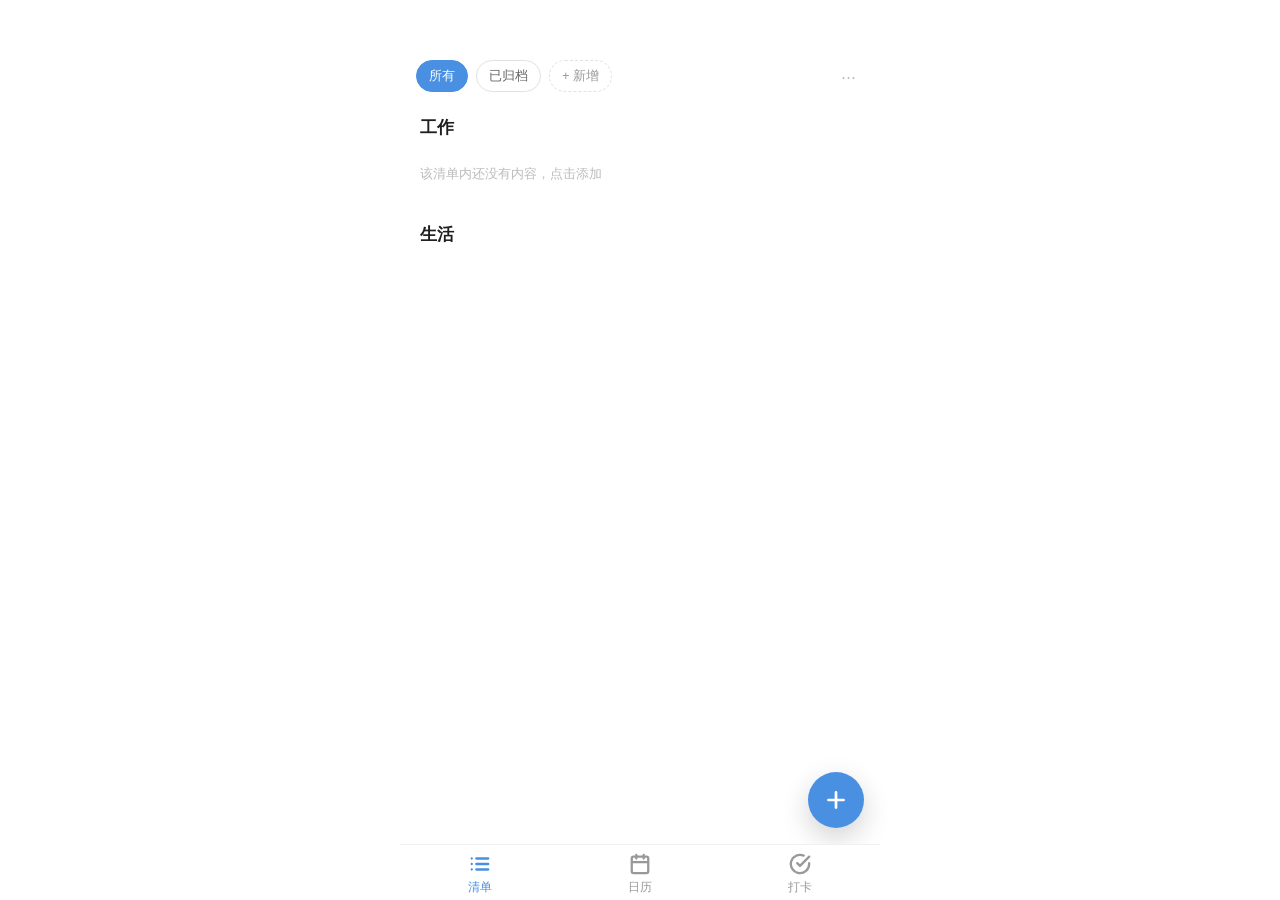
<file: index.html>
<!DOCTYPE html>
<html lang="zh">
<head>
<meta charset="UTF-8">
<!-- 手机上按屏幕真实宽度渲染。没有这一行，iPhone 会当成电脑屏幕、把整页缩小。
     maximum-scale=1 和 user-scalable=no 是不让页面缩放：这是个 App，页面和屏幕一样大才对。
     另外两种"不小心放大"在别处处理：输入框字号（style.css 的 --text-input）、连点两下（style.css 的 touch-action） -->
<meta name="viewport" content="width=device-width, initial-scale=1, maximum-scale=1, user-scalable=no, viewport-fit=cover">
<title>我的待办清单</title>

<!-- PWA：让它能被"添加到主屏幕"，装出来像个 App -->
<link rel="manifest" href="manifest.json">
<meta name="theme-color" content="#ffffff">
<!-- 下面几行是 iPhone 专用的，Safari 不认 manifest 里的部分设置 -->
<meta name="apple-mobile-web-app-capable" content="yes">
<meta name="apple-mobile-web-app-status-bar-style" content="default">
<meta name="apple-mobile-web-app-title" content="待办">
<link rel="apple-touch-icon" href="icons/apple-touch-icon.png">

<link rel="stylesheet" href="style.css">
</head>
<body>

<!-- 标题由各个标签页自己渲染（"清单"页和"今天"页标题不同），
     所以这里只留一个挂载点 -->
<div id="app"></div>

<script src="app.js"></script>
<!-- 标签界面（顶部标签行、长按管理）清单页和打卡页共用，放在 tags.js 里。
     打卡功能单独放在 logs.js 里。它们要用前面文件里的工具，所以顺序不能乱。
     新增脚本时记得同时加进 sw.js 的缓存列表（有测试盯着）和 tools/test.html 的 SCRIPTS -->
<script src="tags.js"></script>
<!-- 日历页，以及打卡详情页也在用的那个月历 -->
<script src="calendar.js"></script>
<script src="logs.js"></script>
<!-- 装成 iOS 应用时才起作用的一层（提醒交给系统、导出用系统分享）。用浏览器打开时它什么都不做 -->
<script src="native.js"></script>
<script>
  // 把整个应用挂到 #app 这个元素上，开始运行
  initApp(document.getElementById('app'));

  // 启动提醒检查（每分钟看一遍有没有任务到点了）
  startReminderTimer();

  // 拦住 iPhone 上的双指缩放。
  // 苹果为了照顾视力不好的用户，Safari 会无视上面 viewport 里的 user-scalable=no，
  // 只能靠拦截它自己的"手势开始"事件。这个事件只有 iPhone / iPad 的 Safari 有，别的浏览器上这几行什么都不做
  document.addEventListener('gesturestart', (event) => event.preventDefault());

  // 注册 Service Worker，让网页能离线打开。
  // 浏览器只在 https 或者 localhost 下才允许注册，所以用 http 的局域网地址访问时
  // 这一步会被跳过 —— 那种情况下网页照常能用，只是装不成 App、也不能离线
  // 装成 iOS 应用之后网页是从应用自己的地址加载的，那里没有 Service Worker 这回事
  if ('serviceWorker' in navigator && location.protocol.startsWith('http')) {
    window.addEventListener('load', () => {
      navigator.serviceWorker.register('sw.js').catch((error) => {
        console.log('Service Worker 没注册成功：', error.message);
      });
    });
  }
</script>

</body>
</html>
</file>
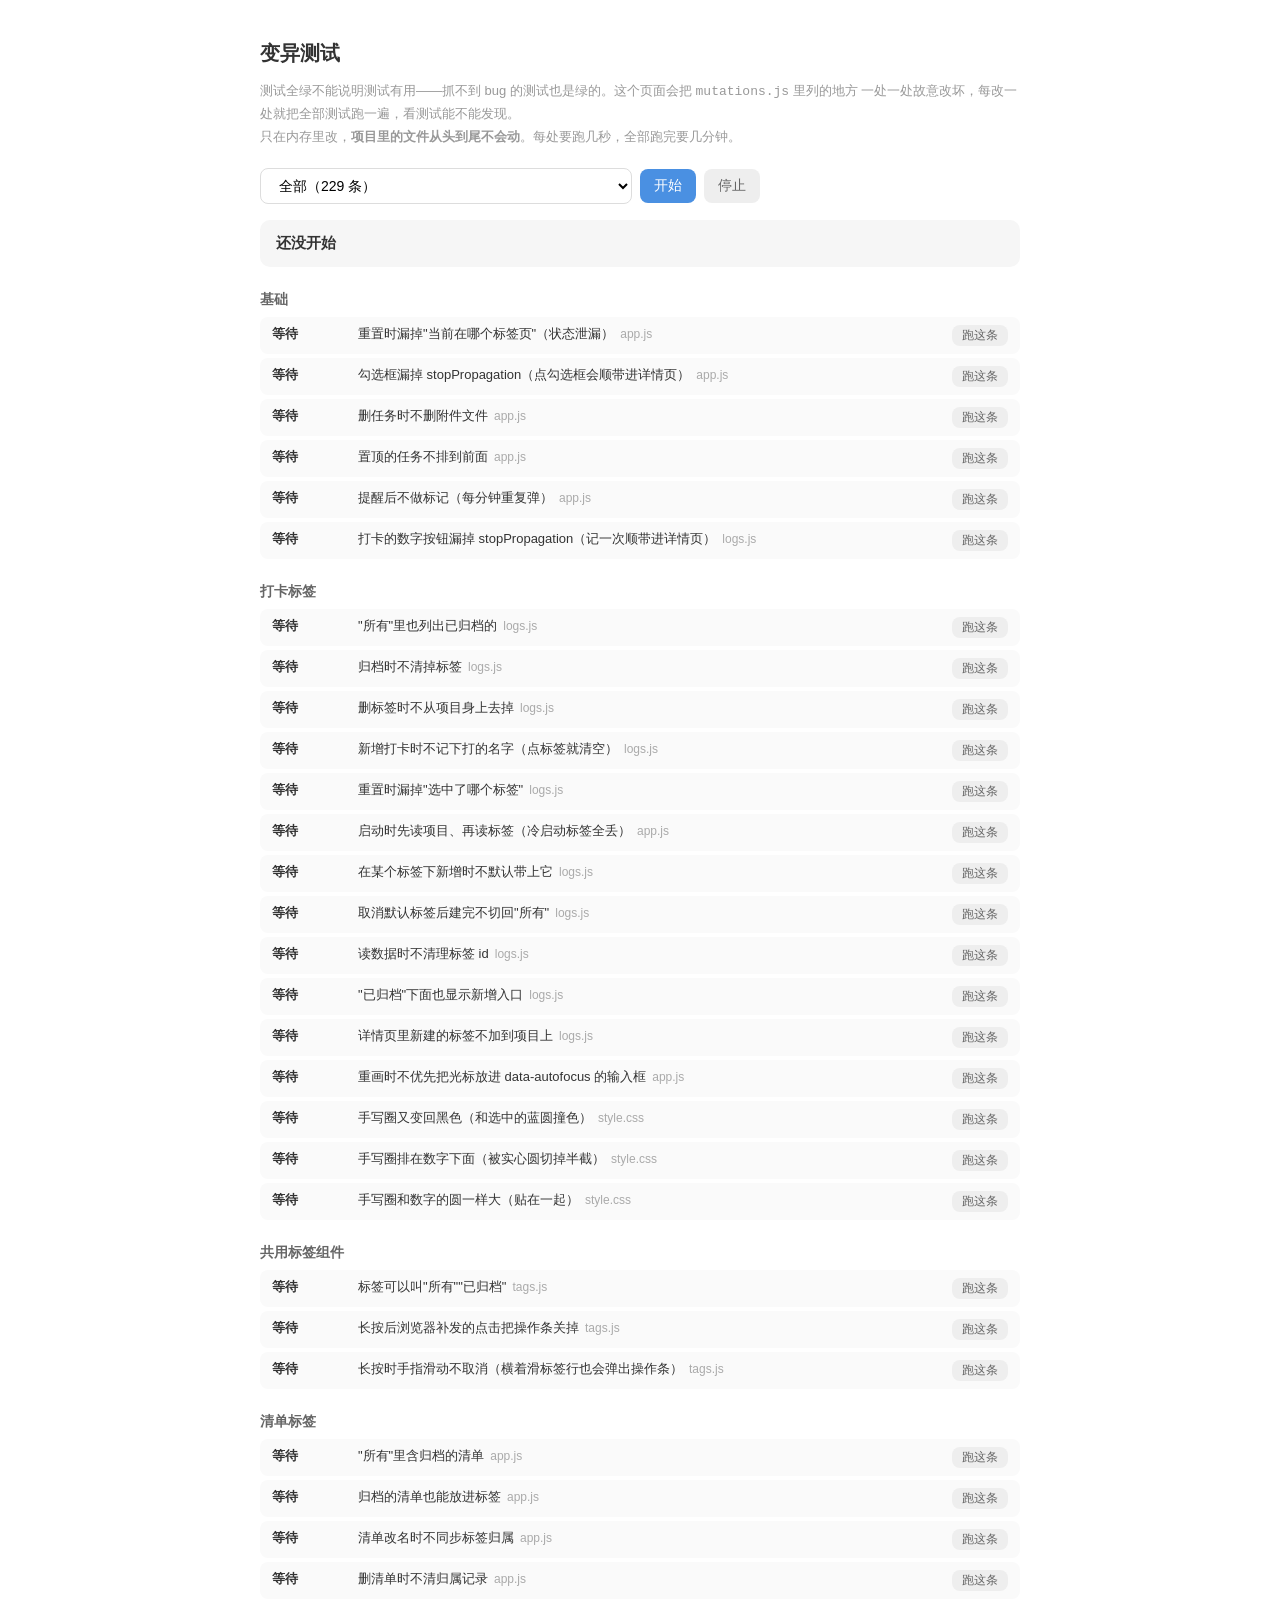
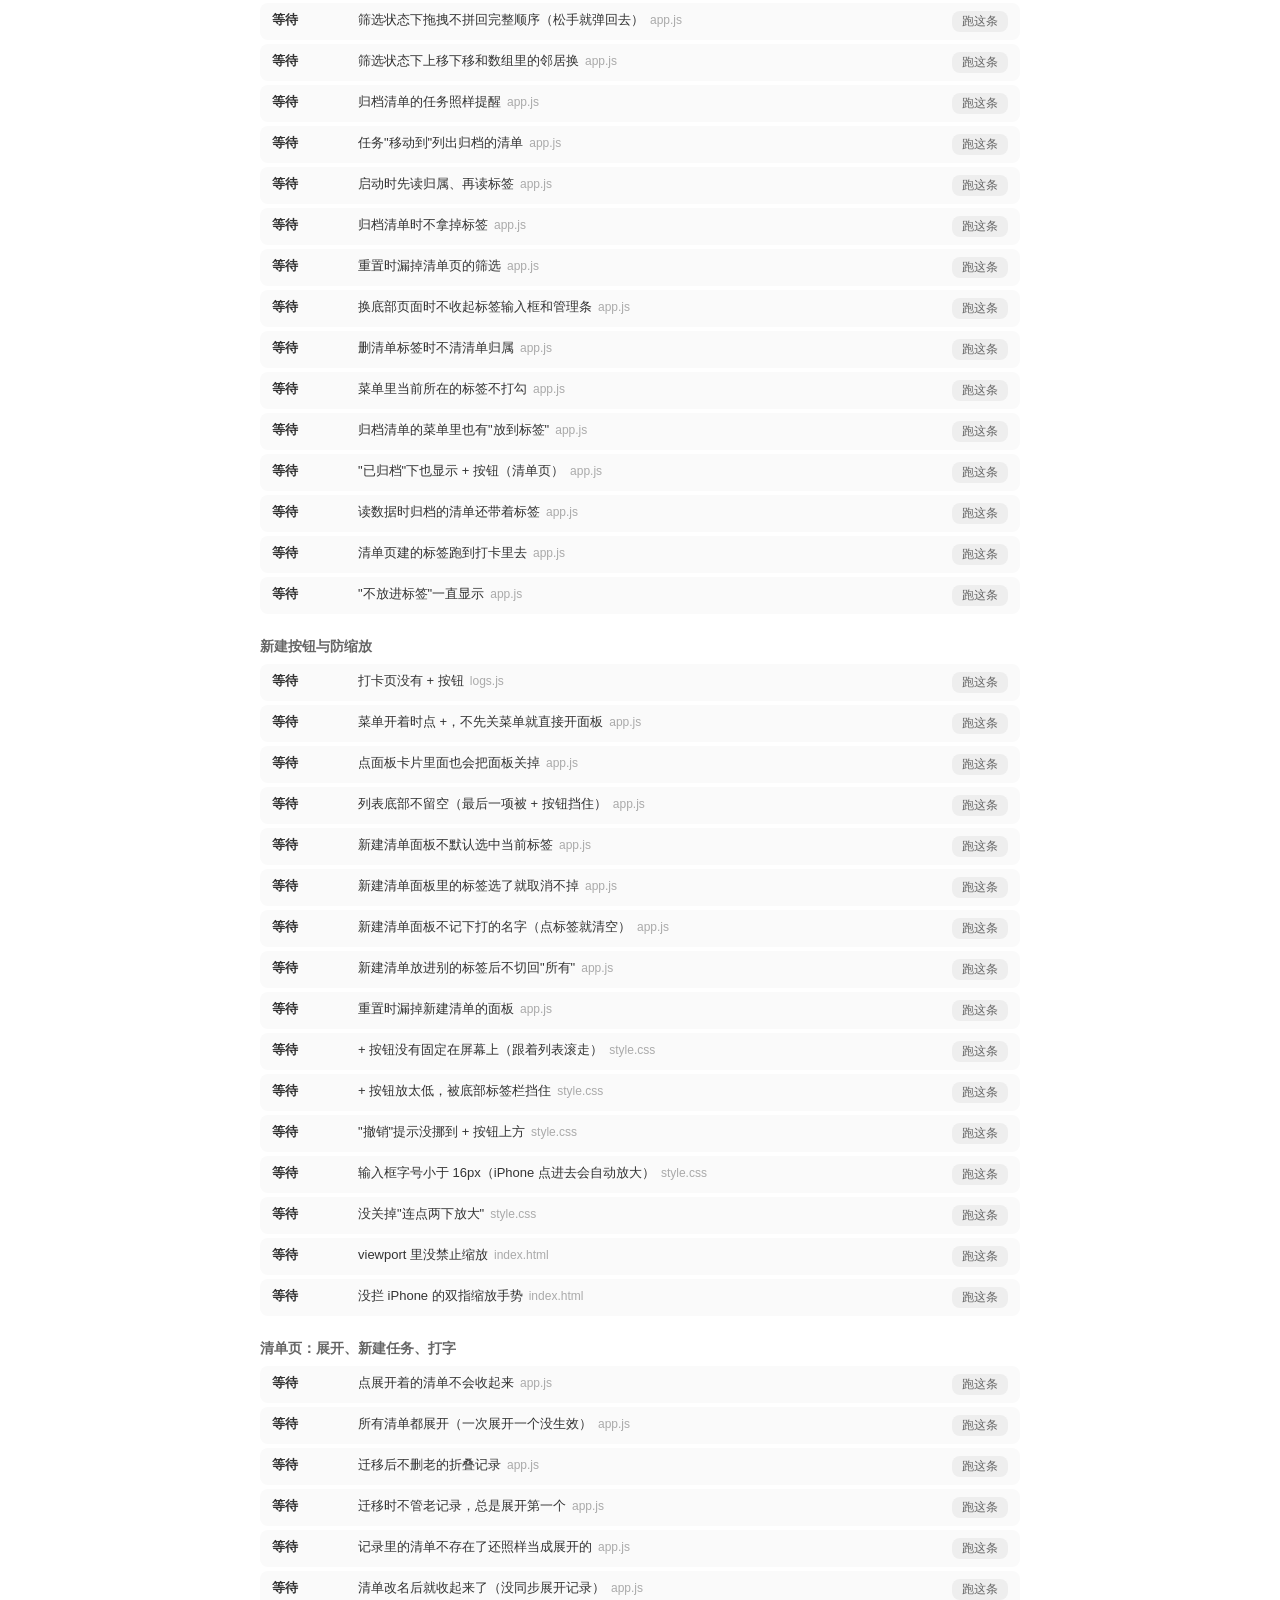
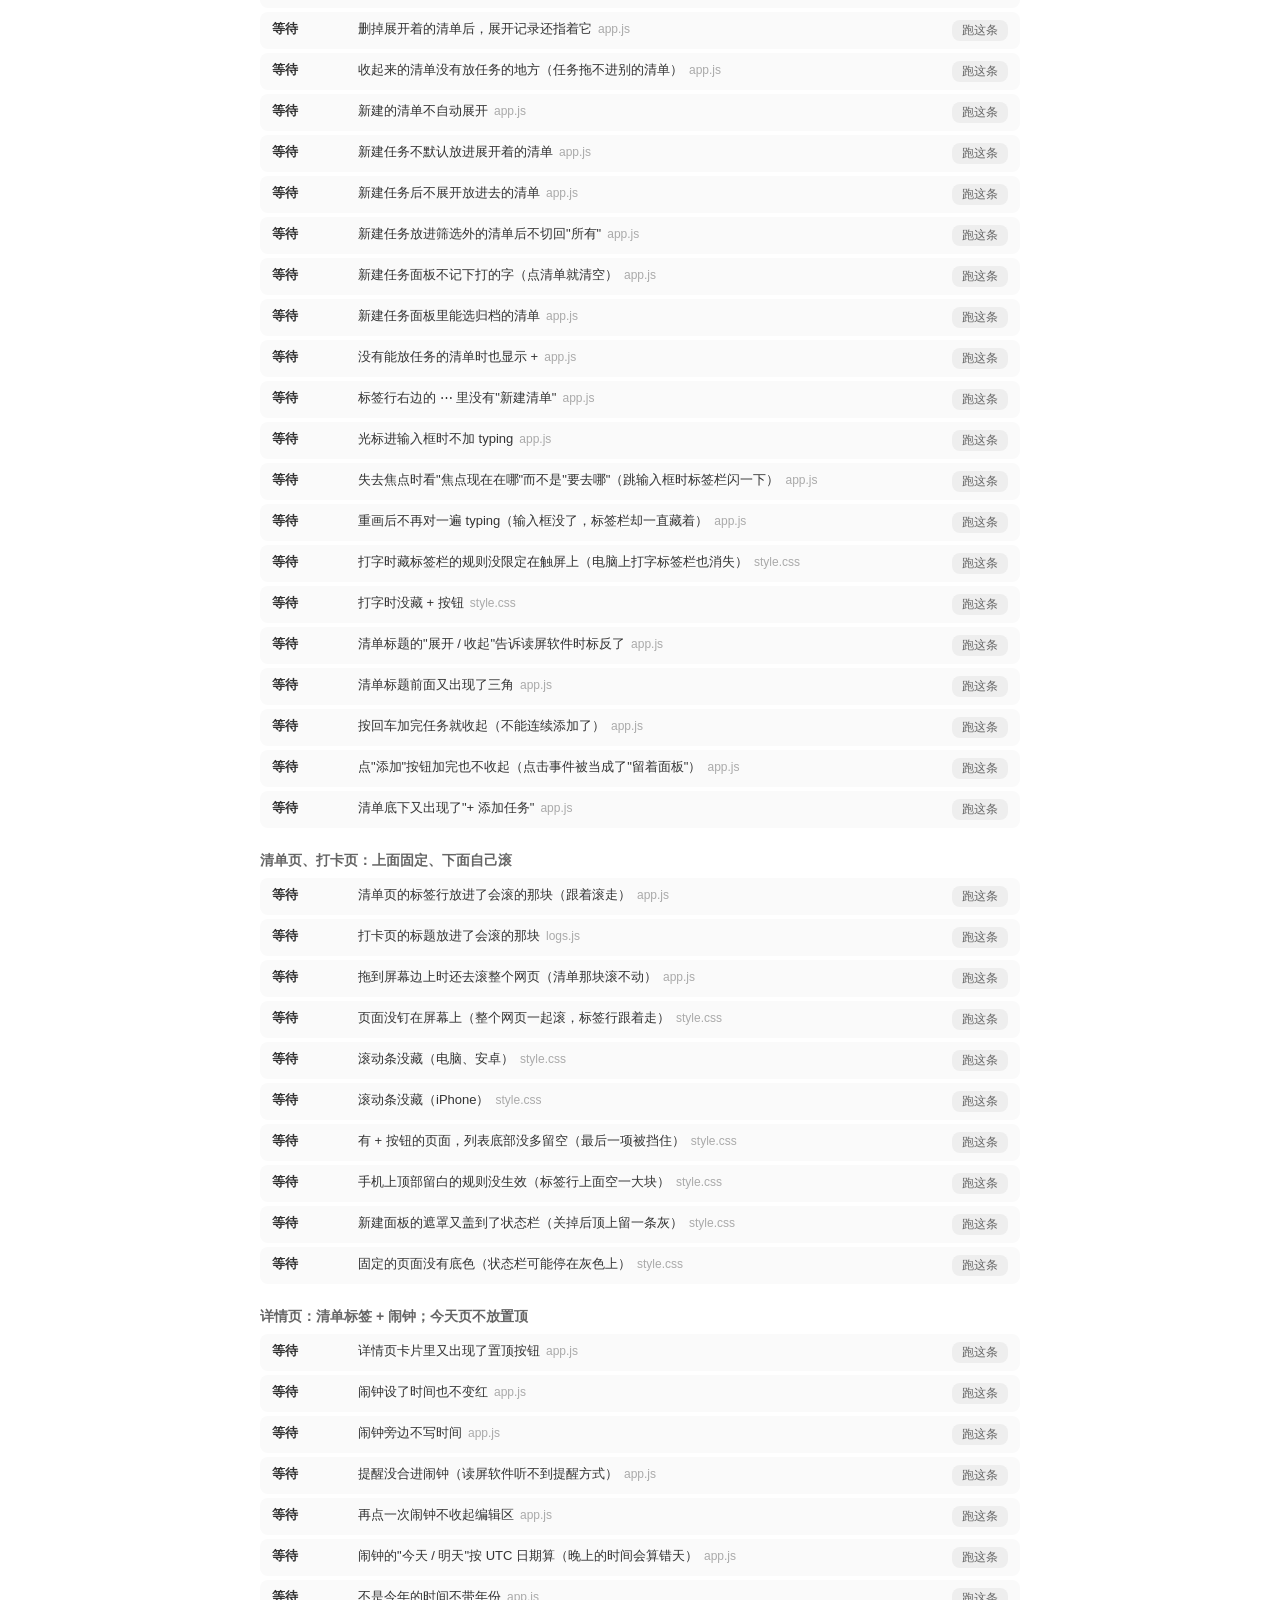
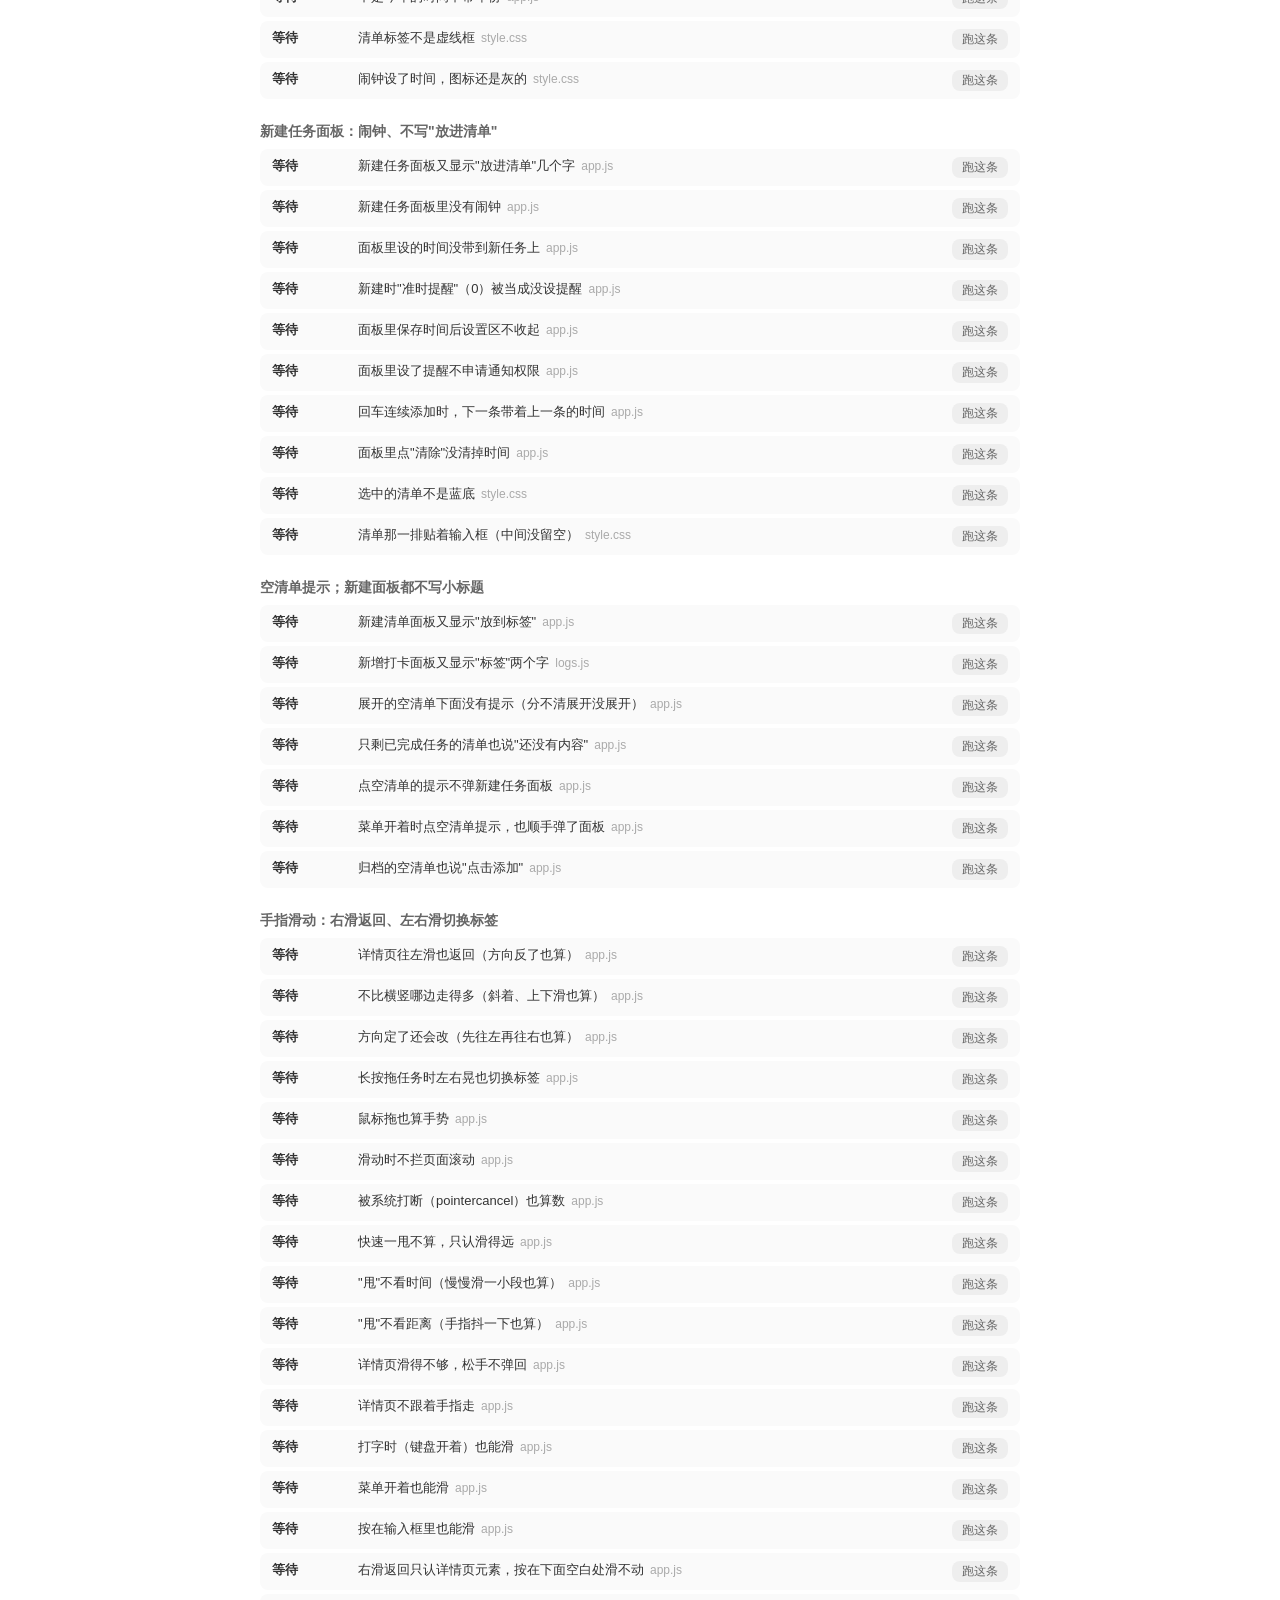
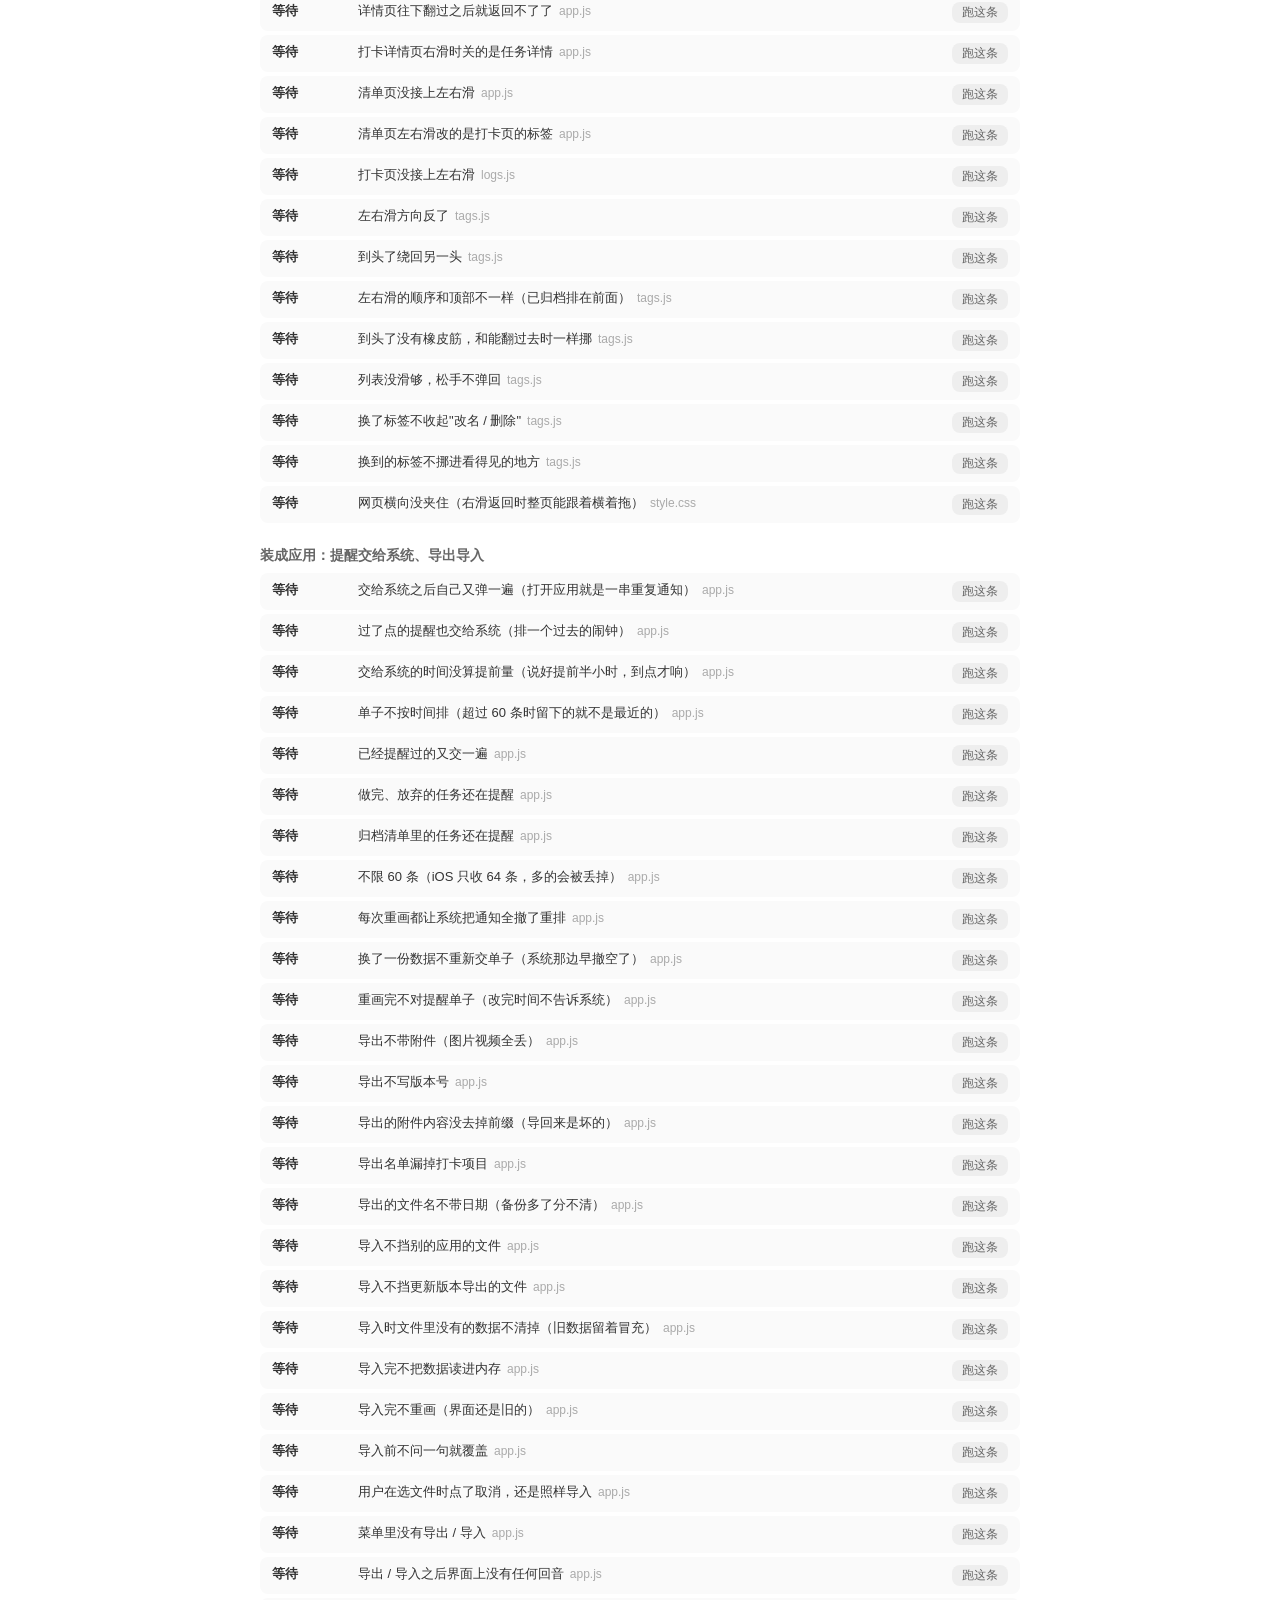
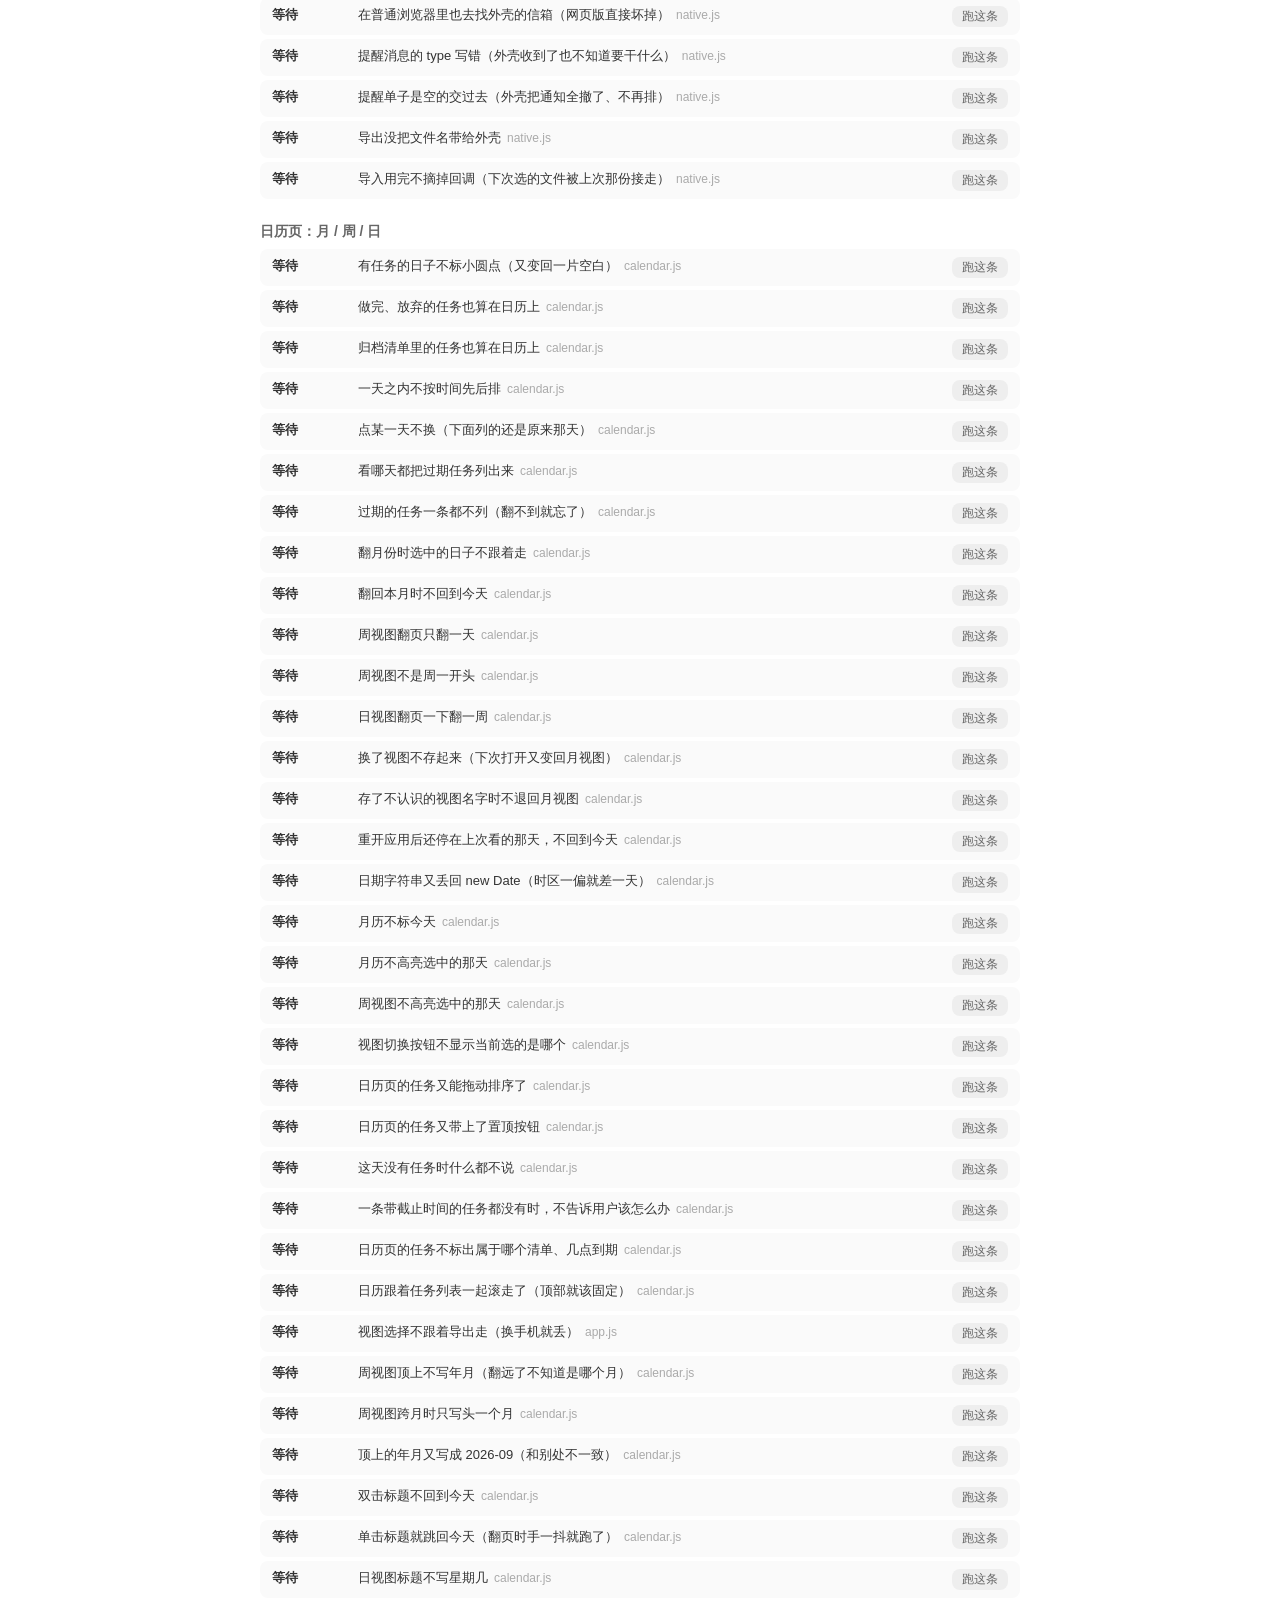
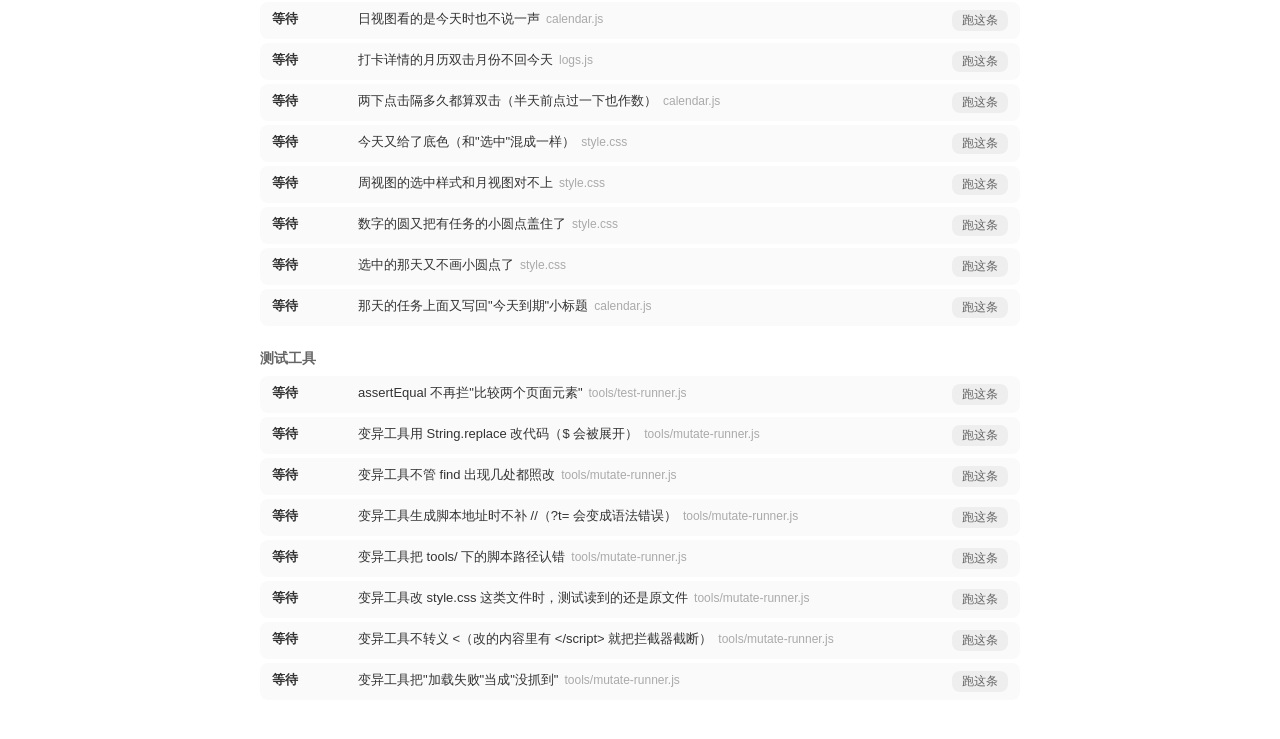
<file: tools/mutate.html>
<!DOCTYPE html>
<html lang="zh">
<head>
<meta charset="UTF-8">
<meta http-equiv="Cache-Control" content="no-store">
<title>变异测试 - 我的待办清单</title>
<style>
  body {
    font-family: -apple-system, BlinkMacSystemFont, "Segoe UI", sans-serif;
    max-width: 760px;
    margin: 40px auto;
    padding: 0 16px;
    color: #333;
  }

  h1 {
    font-size: 20px;
  }

  h2 {
    margin: 24px 0 8px;
    font-size: 14px;
    color: #666;
  }

  .hint {
    margin-bottom: 20px;
    font-size: 13px;
    line-height: 1.7;
    color: #999;
  }

  .controls {
    display: flex;
    align-items: center;
    gap: 8px;
    margin-bottom: 16px;
  }

  select,
  button {
    padding: 8px 14px;
    font-size: 14px;
    border-radius: 8px;
  }

  select {
    border: 1px solid #ddd;
    background: white;
  }

  button {
    color: white;
    background: #4a90e2;
    border: none;
    cursor: pointer;
  }

  button:disabled {
    background: #b8cde6;
    cursor: default;
  }

  button.secondary {
    color: #666;
    background: #eee;
  }

  .summary {
    padding: 14px 16px;
    margin-bottom: 12px;
    font-size: 15px;
    font-weight: 600;
    border-radius: 10px;
    background: #f6f6f6;
  }

  .summary.pass {
    color: #2e7d32;
    background: #edf7ee;
  }

  .summary.fail {
    color: #c62828;
    background: #fdecea;
  }

  .progress {
    margin-bottom: 12px;
    font-size: 13px;
    color: #888;
  }

  .banner {
    padding: 12px 14px;
    margin-bottom: 12px;
    font-size: 13px;
    line-height: 1.7;
    border-radius: 8px;
  }

  .banner.fail {
    color: #c62828;
    background: #fdecea;
  }

  .banner.warn {
    color: #8a6100;
    background: #fff8e6;
  }

  .row {
    display: flex;
    align-items: flex-start;
    gap: 10px;
    padding: 8px 12px;
    margin-bottom: 4px;
    font-size: 13px;
    border-radius: 8px;
    background: #fafafa;
  }

  .row-main {
    flex: 1;
    min-width: 0;
  }

  .row-file {
    margin-left: 6px;
    font-size: 12px;
    color: #aaa;
  }

  .badge {
    flex-shrink: 0;
    min-width: 76px;
    font-weight: 600;
  }

  .row button {
    flex-shrink: 0;
    padding: 2px 10px;
    font-size: 12px;
  }

  /* 抓到了：这是我们想要的，绿色 */
  .row.killed { background: #fafcfa; }
  .row.killed .badge { color: #2e7d32; }

  /* 没抓到：最要紧，红色 */
  .row.survived { background: #fdecea; }
  .row.survived .badge { color: #c62828; }

  /* 过期：清单要更新，黄色 */
  .row.stale .badge { color: #8a6100; }
  .row.stale { background: #fff8e6; }

  /* 跑不起来 / 超时：变异写得不好，灰色 */
  .row.broken .badge,
  .row.timeout .badge { color: #888; }

  .row.running .badge { color: #4a90e2; }

  .detail {
    margin-top: 6px;
    font-size: 12px;
    line-height: 1.6;
    color: #888;
    white-space: pre-wrap;
  }
</style>
</head>
<body>

<h1>变异测试</h1>
<p class="hint">
  测试全绿不能说明测试有用——抓不到 bug 的测试也是绿的。这个页面会把 <code>mutations.js</code> 里列的地方
  一处一处故意改坏，每改一处就把全部测试跑一遍，看测试能不能发现。<br>
  只在内存里改，<b>项目里的文件从头到尾不会动</b>。每处要跑几秒，全部跑完要几分钟。
</p>

<div class="controls">
  <select id="group"></select>
  <button id="start">开始</button>
  <button id="stop" class="secondary" disabled>停止</button>
</div>

<div id="summary" class="summary">还没开始</div>
<div id="progress" class="progress"></div>
<div id="banners"></div>
<div id="list"></div>

<script>
  const STATUS_TEXT = {
    waiting: '等待',
    running: '正在跑…',
    killed: '抓到了',
    survived: '没抓到',
    stale: '已过期',
    broken: '跑不起来',
    timeout: '超时'
  };

  // 开始之前的自检：保证这个页面本身没有坏。
  // 必死变异：让应用一启动就报错，几乎所有测试都该失败。
  // 要是它都"没抓到"，说明改过的代码根本没被用上，后面所有结论都不可信
  const SELF_CHECK_MUTATION = {
    file: 'app.js',
    find: 'function initApp(element) {',
    replace: "function initApp(element) {\n  throw new Error('变异工具自检：这份代码是故意弄坏的');"
  };

  const toolsUrl = new URL('.', location.href).href;     // http://…/tools/
  const rootUrl = new URL('../', location.href).href;    // http://…/

  const els = {
    group: document.getElementById('group'),
    start: document.getElementById('start'),
    stop: document.getElementById('stop'),
    summary: document.getElementById('summary'),
    progress: document.getElementById('progress'),
    banners: document.getElementById('banners'),
    list: document.getElementById('list')
  };

  let results = {};          // 变异名字 → 结果
  let selfCheckPassed = false;
  let stopRequested = false;
  let busy = false;

  function loadScript(src) {
    return new Promise((resolve, reject) => {
      const element = document.createElement('script');
      element.src = src + '?t=' + Date.now();
      element.onload = resolve;
      element.onerror = () => reject(new Error('加载失败：' + src));
      document.head.appendChild(element);
    });
  }

  function fetchText(url) {
    return fetch(url + '?t=' + Date.now()).then((response) => {
      if (!response.ok) throw new Error(`读不到 ${url}（${response.status}）`);
      return response.text();
    });
  }

  function addBanner(kind, text) {
    const banner = document.createElement('div');
    banner.className = 'banner ' + kind;
    banner.textContent = text;
    els.banners.appendChild(banner);
  }

  // ---- 画列表 ----
  function renderList() {
    els.list.innerHTML = '';
    const groups = [...new Set(MUTATIONS.map((m) => m.group))];

    groups.forEach((group) => {
      const title = document.createElement('h2');
      title.textContent = group;
      els.list.appendChild(title);

      MUTATIONS.filter((m) => m.group === group).forEach((m) => {
        const result = results[m.name];
        const status = result ? result.status : 'waiting';

        const row = document.createElement('div');
        row.className = 'row ' + status;

        const badge = document.createElement('span');
        badge.className = 'badge';
        badge.textContent = STATUS_TEXT[status];

        const main = document.createElement('div');
        main.className = 'row-main';
        main.textContent = m.name;

        const file = document.createElement('span');
        file.className = 'row-file';
        file.textContent = m.file;
        main.appendChild(file);

        const detailText = describeResult(result);
        if (detailText) {
          const detail = document.createElement('div');
          detail.className = 'detail';
          detail.textContent = detailText;
          main.appendChild(detail);
        }

        const runOne = document.createElement('button');
        runOne.className = 'secondary';
        runOne.textContent = '跑这条';
        runOne.disabled = busy;
        runOne.addEventListener('click', () => runBatch([m]));

        row.append(badge, main, runOne);
        els.list.appendChild(row);
      });
    });
  }

  function describeResult(result) {
    if (!result) return '';
    switch (result.status) {
      case 'killed':
        return `${result.failed.length} 条测试失败：` + result.failed.slice(0, 5).join('、') +
          (result.failed.length > 5 ? ` 等` : '') + (result.unstable ? '（另外两遍结果不一致）' : '');
      case 'survived':
        return '测试全绿。先确认这个改动是不是真的造成了用户看得出的差别——没有的话是变异无效，' +
          '甚至可能说明原来那段代码是多余的；有的话就是测试漏了，去补一条。' +
          '（改的是 style.css、index.html 这类文件时，也可能是根本没有测试去读它。）';
      case 'stale':
        return result.count === 0
          ? '在文件里找不到这段原文：代码后来改过了。照着现在的代码更新 find，或者删掉这一条。'
          : `这段原文在文件里出现了 ${result.count} 处，不知道该改哪一处。把 find 写长一点，带上前后几个字。`;
      case 'broken':
        return '改完之后代码跑不起来（' + (result.syntaxErrors[0] || result.summary) + '）。' +
          '这种"失败"不算测试的功劳，把 replace 改成语法正确的写法。';
      case 'timeout':
        return '测试页一分钟都没跑完。可能改出了死循环。';
      default:
        return '';
    }
  }

  function renderSummary(done, total) {
    const all = Object.values(results);
    const count = (status) => all.filter((r) => r.status === status).length;
    const survived = count('survived');
    const needsFix = count('stale') + count('broken') + count('timeout');

    const parts = [`抓到 ${count('killed')}`, `没抓到 ${survived}`];
    if (needsFix > 0) parts.push(`清单要更新 ${needsFix}`);
    // 前面的数字是页面上所有结果（包括之前单独跑的），括号里是这一轮的进度
    els.summary.textContent = parts.join(' · ') + `（这一轮 ${done} / ${total}）`;

    if (done < total) {
      els.summary.className = 'summary';
    } else {
      els.summary.className = survived > 0 || needsFix > 0 ? 'summary fail' : 'summary pass';
    }
  }

  // ---- 跑 ----
  async function runBatch(mutations) {
    if (busy) return;
    busy = true;
    stopRequested = false;
    els.start.disabled = true;
    els.stop.disabled = false;
    els.banners.innerHTML = '';

    try {
      // 每次都重新读文件，改完代码直接再点"开始"就行，不用刷新页面
      const testHtml = await fetchText(toolsUrl + 'test.html');
      if (!parseTestScripts(testHtml)) {
        addBanner('fail', 'test.html 里找不到 `const SCRIPTS = [...]` 这一行，写法变了。这个工具要跟着改（mutate-runner.js 的 parseTestScripts）。');
        return;
      }

      const sources = {};
      const sourceOf = async (file) => {
        if (!(file in sources)) sources[file] = await fetchText(rootUrl + file);
        return sources[file];
      };
      const run = async (m) => runMutant({
        testHtml: testHtml,
        baseHref: toolsUrl,
        source: m ? await sourceOf(m.file) : null,
        file: m ? m.file : null,
        find: m ? m.find : null,
        replace: m ? m.replace : null
      });

      if (!selfCheckPassed) {
        els.progress.textContent = '自检 1/2：什么都不改，测试应该全绿……';
        const baseline = await run(null);
        if (baseline.status !== 'survived' || !baseline.summary.startsWith('全部通过')) {
          addBanner('fail', `自检没通过：代码没改的时候测试就不是全绿（${baseline.summary || STATUS_TEXT[baseline.status]}）。` +
            '先打开 test.html 把测试修好，不然这里的结果没有意义。');
          return;
        }

        els.progress.textContent = '自检 2/2：故意把应用弄坏，测试应该大片失败……';
        const doomed = await run(SELF_CHECK_MUTATION);
        if (doomed.status !== 'killed') {
          addBanner('fail', `自检没通过：应用一启动就报错，测试却是"${STATUS_TEXT[doomed.status]}"。` +
            (doomed.status === 'stale'
              ? '自检用的那行 function initApp(element) { 在 app.js 里找不到了，更新 mutate.html 里的 SELF_CHECK_MUTATION。'
              : '说明改过的代码没被用上，这个工具坏了，结果不可信。'));
          return;
        }
        selfCheckPassed = true;
      }

      mutations.forEach((m) => { delete results[m.name]; });
      for (let i = 0; i < mutations.length; i++) {
        if (stopRequested) break;
        const m = mutations[i];
        els.progress.textContent = `正在跑 ${i + 1} / ${mutations.length}：${m.name}`;
        results[m.name] = { status: 'running' };
        renderList();
        results[m.name] = await run(m);
        renderList();
        renderSummary(i + 1, mutations.length);
      }

      els.progress.textContent = stopRequested ? '已停止' : '跑完了';
      const survived = mutations.filter((m) => results[m.name] && results[m.name].status === 'survived');
      if (survived.length > 0) {
        addBanner('fail', '⚠️ 这些改动测试没发现：' + survived.map((m) => m.name).join('、'));
      }
    } catch (error) {
      addBanner('fail', error.message);
    } finally {
      busy = false;
      els.start.disabled = false;
      els.stop.disabled = true;
      renderList();
    }
  }

  // ---- 启动 ----
  if (location.protocol === 'file:') {
    els.summary.className = 'summary fail';
    els.summary.textContent = '要先启动 python3 tools/dev-server.py，再打开 http://localhost:4173/tools/mutate.html（双击打开读不了项目文件）';
    els.start.disabled = true;
  } else {
    Promise.all([loadScript('mutate-runner.js'), loadScript('mutations.js')]).then(() => {
      const groups = [...new Set(MUTATIONS.map((m) => m.group))];
      els.group.innerHTML = `<option value="">全部（${MUTATIONS.length} 条）</option>` +
        groups.map((g) => `<option value="${g}">${g}（${MUTATIONS.filter((m) => m.group === g).length} 条）</option>`).join('');
      renderList();

      els.start.addEventListener('click', () => {
        const group = els.group.value;
        runBatch(group ? MUTATIONS.filter((m) => m.group === group) : MUTATIONS);
      });
      els.stop.addEventListener('click', () => {
        stopRequested = true;
        els.stop.disabled = true;
        els.progress.textContent = '跑完当前这条就停……';
      });
    }).catch((error) => {
      els.summary.className = 'summary fail';
      els.summary.textContent = error.message;
    });
  }
</script>

</body>
</html>
</file>
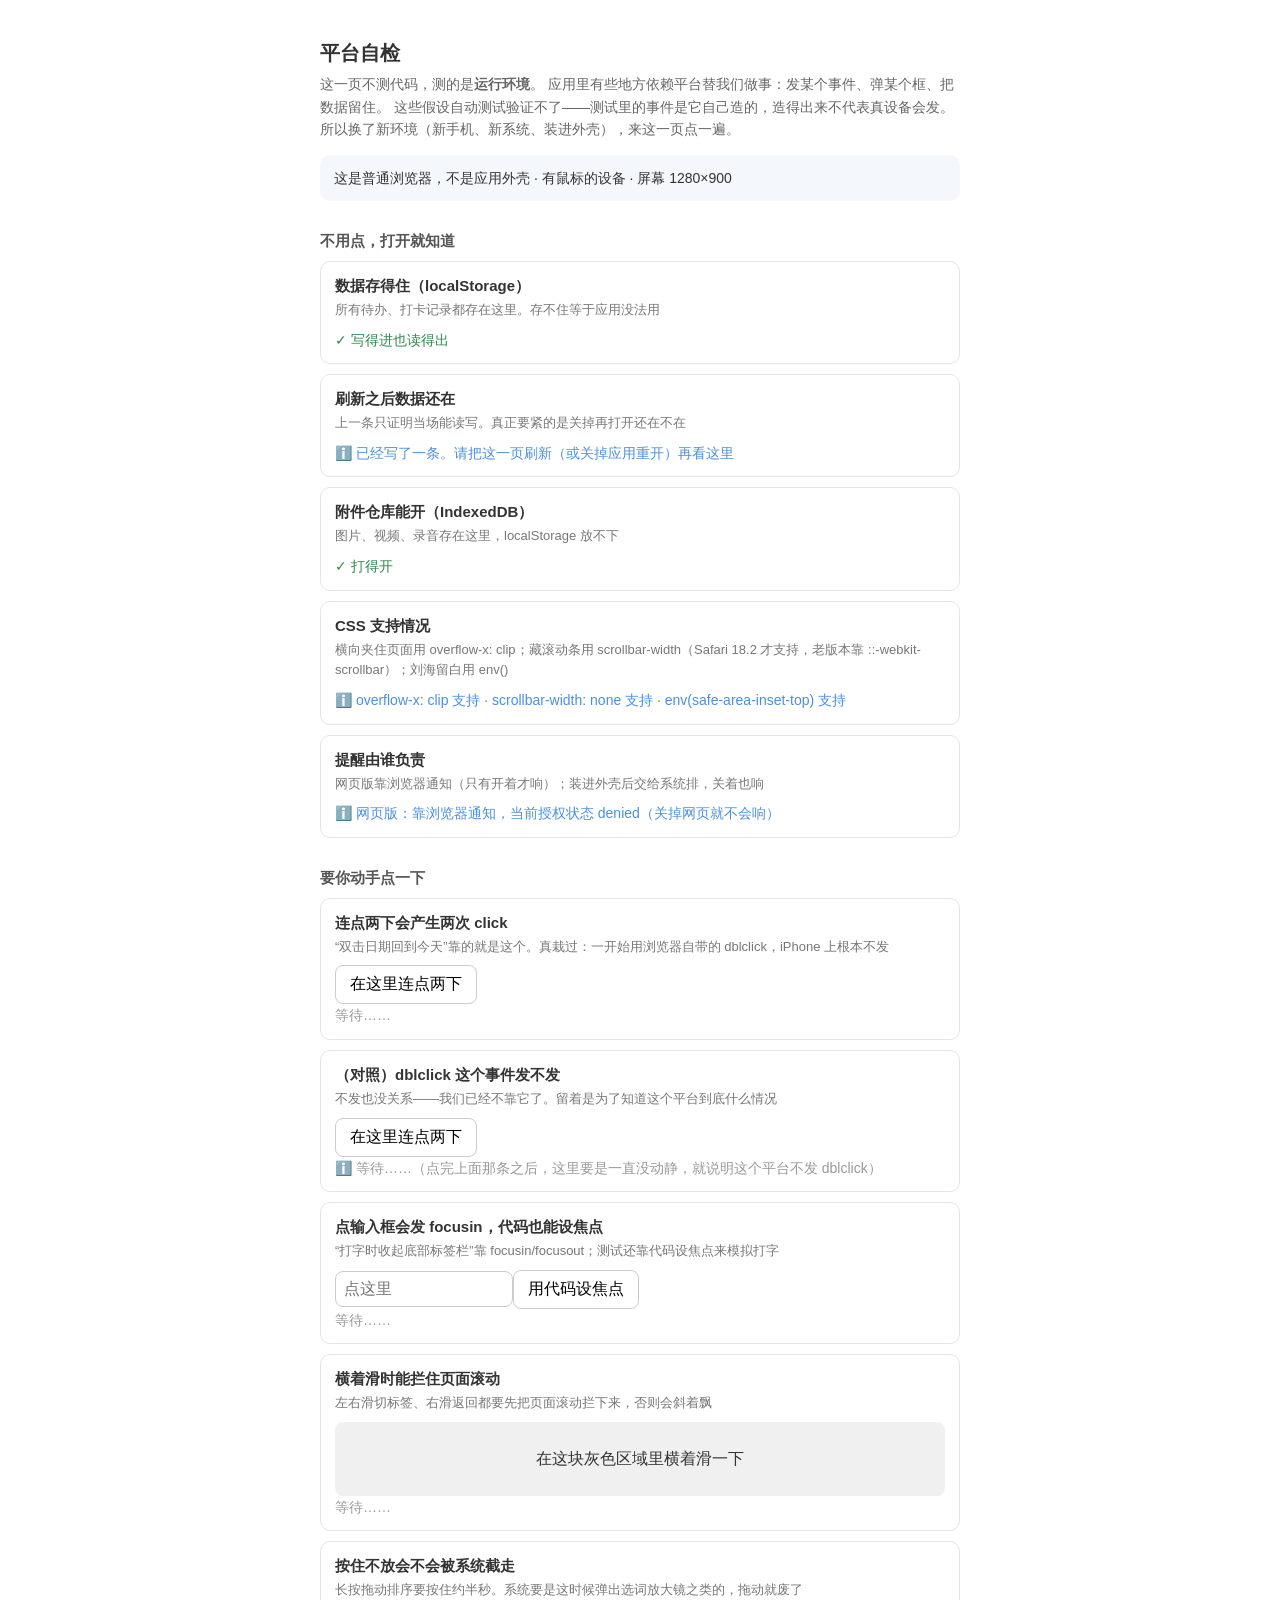
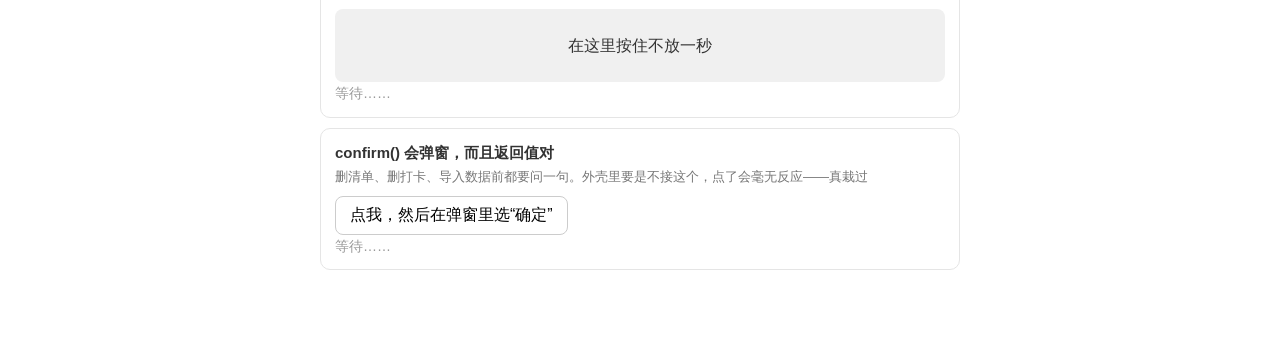
<file: tools/platform.html>
<!DOCTYPE html>
<html lang="zh">
<head>
<meta charset="UTF-8">
<meta name="viewport" content="width=device-width, initial-scale=1, maximum-scale=1, user-scalable=no, viewport-fit=cover">
<title>平台自检 - 我的待办清单</title>
<style>
  html { touch-action: manipulation; }

  body {
    font-family: -apple-system, BlinkMacSystemFont, "Segoe UI", sans-serif;
    max-width: 640px;
    margin: 0 auto;
    padding: 24px 16px 60px;
    color: #333;
    line-height: 1.6;
  }

  h1 { font-size: 20px; margin-bottom: 4px; }
  .lead { color: #666; font-size: 14px; margin-top: 0; }
  h2 { font-size: 15px; margin: 28px 0 8px; color: #555; }

  .probe {
    border: 1px solid #e5e5e5;
    border-radius: 10px;
    padding: 12px 14px;
    margin-bottom: 10px;
  }

  .probe-title { font-weight: 600; font-size: 15px; }
  .probe-why { color: #777; font-size: 13px; margin: 2px 0 8px; }

  .verdict { font-size: 14px; }
  .verdict.wait { color: #999; }
  .verdict.pass { color: #2f8a4c; }
  .verdict.fail { color: #d03030; }
  .verdict.info { color: #4a90e2; }

  button {
    font-size: 16px;                 /* 小于 16px 的话 iPhone 点进去会放大 */
    padding: 8px 14px;
    margin-right: 8px;
    border: 1px solid #ccc;
    border-radius: 8px;
    background: #fff;
  }

  input {
    font-size: 16px;
    padding: 8px;
    border: 1px solid #ccc;
    border-radius: 8px;
    width: 160px;
  }

  .env { background: #f4f7fb; border-radius: 10px; padding: 12px 14px; font-size: 14px; }
</style>
</head>
<body>

<h1>平台自检</h1>
<p class="lead">
  这一页不测代码，测的是<strong>运行环境</strong>。
  应用里有些地方依赖平台替我们做事：发某个事件、弹某个框、把数据留住。
  这些假设自动测试验证不了——测试里的事件是它自己造的，造得出来不代表真设备会发。
  所以换了新环境（新手机、新系统、装进外壳），来这一页点一遍。
</p>

<div class="env" id="env">正在识别环境……</div>

<h2>不用点，打开就知道</h2>
<div id="auto"></div>

<h2>要你动手点一下</h2>
<div id="manual"></div>

<script>
// 每条自检都是一个"我们依赖的平台行为"。写法统一：
//   { name: 叫什么, why: 哪儿依赖它, run: 怎么验证 }
// 结论只有三种：通过、失败、仅供参考（info）

function el(tag, className, text) {
  const node = document.createElement(tag);
  if (className) node.className = className;
  if (text !== undefined) node.textContent = text;
  return node;
}

function addProbe(container, { name, why }) {
  const box = el('div', 'probe');
  box.append(el('div', 'probe-title', name), el('div', 'probe-why', why));
  const verdict = el('div', 'verdict wait', '等待……');
  const actions = el('div');
  box.append(actions, verdict);
  container.appendChild(box);

  return {
    actions: actions,
    say: (kind, text) => {
      verdict.className = 'verdict ' + kind;
      verdict.textContent = (kind === 'pass' ? '✓ ' : kind === 'fail' ? '✗ ' : 'ℹ️ ') + text;
    }
  };
}

// ---- 这是什么环境 ----
const inShell = Boolean(window.webkit && window.webkit.messageHandlers && window.webkit.messageHandlers.todolist);
document.getElementById('env').textContent =
  (inShell ? '✓ 正在 iOS 外壳（应用）里运行' : '这是普通浏览器，不是应用外壳')
  + ' · ' + (window.matchMedia('(hover: none)').matches ? '触屏设备' : '有鼠标的设备')
  + ' · 屏幕 ' + window.innerWidth + '×' + window.innerHeight;

// ================= 自动的 =================
const auto = document.getElementById('auto');

(() => {
  const probe = addProbe(auto, {
    name: '数据存得住（localStorage）',
    why: '所有待办、打卡记录都存在这里。存不住等于应用没法用'
  });
  try {
    const key = 'platform-probe';
    localStorage.setItem(key, '1');
    const back = localStorage.getItem(key) === '1';
    localStorage.removeItem(key);
    probe.say(back ? 'pass' : 'fail', back ? '写得进也读得出' : '写进去读不回来');
  } catch (error) {
    probe.say('fail', '用不了：' + error.message);
  }
})();

(() => {
  const probe = addProbe(auto, {
    name: '刷新之后数据还在',
    why: '上一条只证明当场能读写。真正要紧的是关掉再打开还在不在'
  });
  const key = 'platform-probe-persist';
  const before = localStorage.getItem(key);
  if (before) {
    probe.say('pass', '上次写的还在（' + before + '），说明留得住');
    localStorage.removeItem(key);
  } else {
    localStorage.setItem(key, new Date().toLocaleTimeString());
    probe.say('info', '已经写了一条。请把这一页刷新（或关掉应用重开）再看这里');
  }
})();

(() => {
  const probe = addProbe(auto, {
    name: '附件仓库能开（IndexedDB）',
    why: '图片、视频、录音存在这里，localStorage 放不下'
  });
  try {
    const request = indexedDB.open('platform-probe-db', 1);
    request.onsuccess = () => {
      request.result.close();
      indexedDB.deleteDatabase('platform-probe-db');
      probe.say('pass', '打得开');
    };
    request.onerror = () => probe.say('fail', '打不开：' + (request.error && request.error.message));
  } catch (error) {
    probe.say('fail', '用不了：' + error.message);
  }
})();

(() => {
  const probe = addProbe(auto, {
    name: 'CSS 支持情况',
    why: '横向夹住页面用 overflow-x: clip；藏滚动条用 scrollbar-width（Safari 18.2 才支持，老版本靠 ::-webkit-scrollbar）；刘海留白用 env()'
  });
  const facts = [
    ['overflow-x: clip', CSS.supports('overflow-x', 'clip')],
    ['scrollbar-width: none', CSS.supports('scrollbar-width', 'none')],
    ['env(safe-area-inset-top)', CSS.supports('padding-top', 'env(safe-area-inset-top)')]
  ];
  probe.say('info', facts.map(([name, ok]) => name + (ok ? ' 支持' : ' 不支持')).join(' · '));
})();

(() => {
  const probe = addProbe(auto, {
    name: '提醒由谁负责',
    why: '网页版靠浏览器通知（只有开着才响）；装进外壳后交给系统排，关着也响'
  });
  if (inShell) {
    probe.say('pass', '在外壳里：提醒交给系统排队，app 关着也会响');
  } else if (typeof Notification === 'undefined') {
    probe.say('info', '这个浏览器没有通知功能，提醒不会响');
  } else {
    probe.say('info', '网页版：靠浏览器通知，当前授权状态 ' + Notification.permission + '（关掉网页就不会响）');
  }
})();

// ================= 要动手的 =================
const manual = document.getElementById('manual');

(() => {
  const probe = addProbe(manual, {
    name: '连点两下会产生两次 click',
    why: '“双击日期回到今天”靠的就是这个。真栽过：一开始用浏览器自带的 dblclick，iPhone 上根本不发'
  });
  const btn = el('button', null, '在这里连点两下');
  let last = 0;
  let single = 0;
  btn.addEventListener('click', (event) => {
    const gap = event.timeStamp - last;
    if (last && gap <= 300) {
      probe.say('pass', `两次 click 间隔 ${Math.round(gap)}ms，连点两下认得出来`);
      last = 0;
      return;
    }
    last = event.timeStamp;
    single++;
    if (single === 1) probe.say('info', '收到第一下了，接着点第二下');
  });
  probe.actions.appendChild(btn);
})();

(() => {
  const probe = addProbe(manual, {
    name: '（对照）dblclick 这个事件发不发',
    why: '不发也没关系——我们已经不靠它了。留着是为了知道这个平台到底什么情况'
  });
  const btn = el('button', null, '在这里连点两下');
  btn.addEventListener('dblclick', () => probe.say('info', '这个平台会发 dblclick'));
  setTimeout(() => {}, 0);
  probe.actions.appendChild(btn);
  probe.say('wait', '等待……（点完上面那条之后，这里要是一直没动静，就说明这个平台不发 dblclick）');
})();

(() => {
  const probe = addProbe(manual, {
    name: '点输入框会发 focusin，代码也能设焦点',
    why: '“打字时收起底部标签栏”靠 focusin/focusout；测试还靠代码设焦点来模拟打字'
  });
  const input = el('input');
  input.placeholder = '点这里';
  const btn = el('button', null, '用代码设焦点');

  let gotFocusin = false;
  input.addEventListener('focusin', () => {
    gotFocusin = true;
    probe.say('pass', '点一下就发了 focusin');
  });
  btn.addEventListener('click', () => {
    input.blur();
    input.focus();
    const worked = document.activeElement === input;
    probe.say(worked ? 'pass' : 'info',
      (worked ? '代码设焦点有效' : '代码设不了焦点（iOS 常见，只认用户亲手点）')
      + (gotFocusin ? '；点击时的 focusin 也正常' : ''));
  });
  probe.actions.append(input, btn);
})();

(() => {
  const probe = addProbe(manual, {
    name: '横着滑时能拦住页面滚动',
    why: '左右滑切标签、右滑返回都要先把页面滚动拦下来，否则会斜着飘'
  });
  const pad = el('div');
  pad.textContent = '在这块灰色区域里横着滑一下';
  pad.style.cssText = 'padding:24px;background:#f0f0f0;border-radius:8px;text-align:center;touch-action:pan-y';

  let startX = 0;
  pad.addEventListener('touchstart', (event) => { startX = event.touches[0].clientX; }, { passive: true });
  pad.addEventListener('touchmove', (event) => {
    const dx = event.touches[0].clientX - startX;
    if (Math.abs(dx) < 12) return;
    // cancelable 为 false 说明浏览器已经开始滚了，这时再拦也没用
    if (!event.cancelable) {
      probe.say('fail', '拦不住了：浏览器已经接管这次滑动（手势会和滚动打架）');
      return;
    }
    event.preventDefault();
    probe.say('pass', `横滑 ${Math.round(dx)}px，拦得住`);
  }, { passive: false });

  probe.actions.appendChild(pad);
})();

(() => {
  const probe = addProbe(manual, {
    name: '按住不放会不会被系统截走',
    why: '长按拖动排序要按住约半秒。系统要是这时候弹出选词放大镜之类的，拖动就废了'
  });
  const pad = el('div');
  pad.textContent = '在这里按住不放一秒';
  pad.style.cssText = 'padding:24px;background:#f0f0f0;border-radius:8px;text-align:center;user-select:none;-webkit-user-select:none';

  let timer = null;
  pad.addEventListener('pointerdown', () => {
    timer = setTimeout(() => probe.say('pass', '按住一秒没被打断，长按拖动可用'), 1000);
  });
  ['pointerup', 'pointercancel'].forEach((name) => {
    pad.addEventListener(name, (event) => {
      if (timer === null) return;
      clearTimeout(timer);
      timer = null;
      if (event.type === 'pointercancel') {
        probe.say('fail', '按住的过程被系统打断了（pointercancel），长按拖动会失灵');
      }
    });
  });

  probe.actions.appendChild(pad);
})();

(() => {
  const probe = addProbe(manual, {
    name: 'confirm() 会弹窗，而且返回值对',
    why: '删清单、删打卡、导入数据前都要问一句。外壳里要是不接这个，点了会毫无反应——真栽过'
  });
  const btn = el('button', null, '点我，然后在弹窗里选“确定”');
  btn.addEventListener('click', () => {
    const answer = window.confirm('这是自检用的弹窗，请点“确定”');
    probe.say(answer ? 'pass' : 'fail',
      answer ? '弹窗出现了，点确定返回 true' : '返回了 false —— 要么你点的是取消，要么这个环境根本没弹窗（那就是坏的）');
  });
  probe.actions.appendChild(btn);
})();
</script>

</body>
</html>
</file>
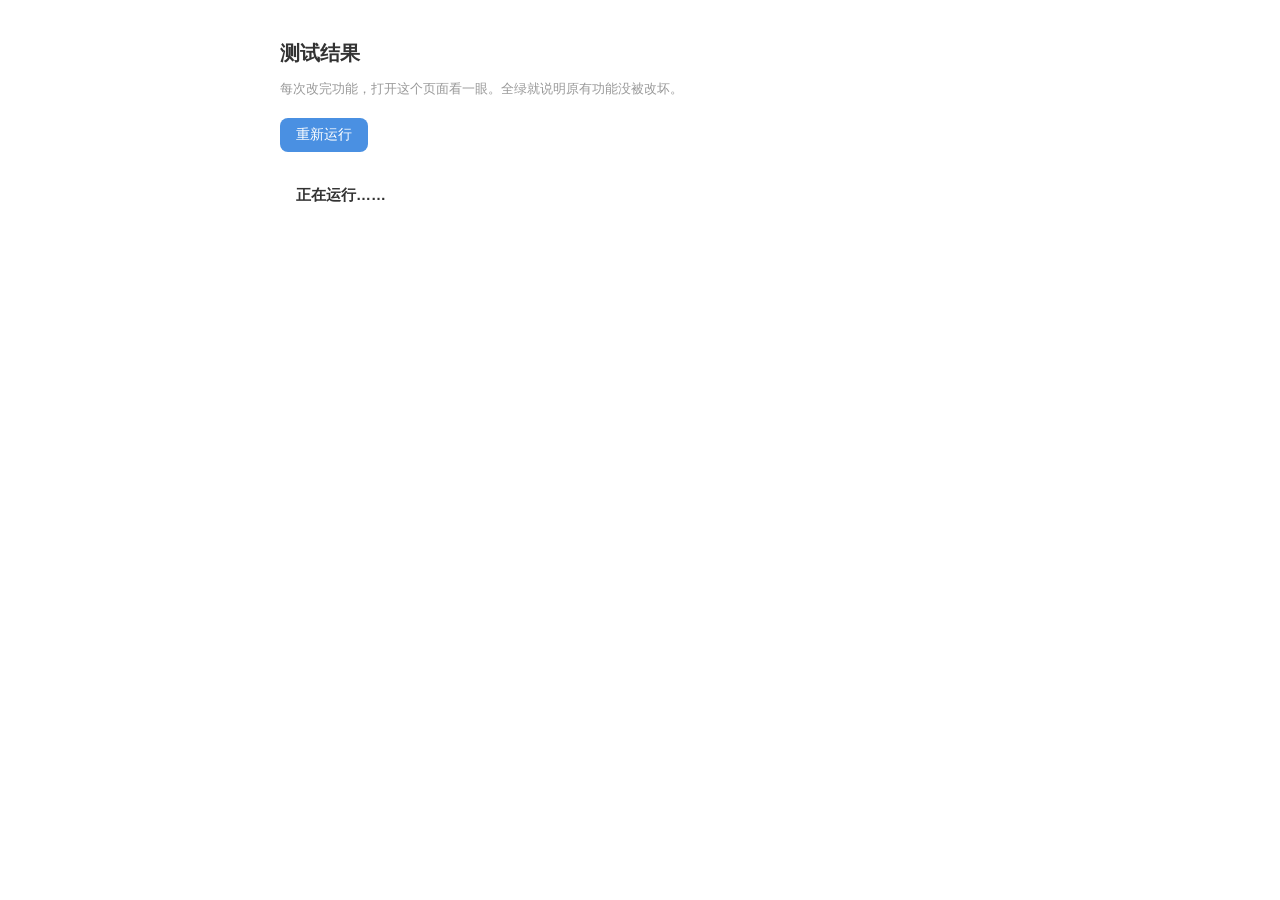
<file: tools/test.html>
<!DOCTYPE html>
<html lang="zh">
<head>
<meta charset="UTF-8">
<!-- 这是开发用的页面，别让浏览器缓存它本身 -->
<meta http-equiv="Cache-Control" content="no-store">
<title>测试 - 我的待办清单</title>
<style>
  body {
    font-family: -apple-system, BlinkMacSystemFont, "Segoe UI", sans-serif;
    max-width: 720px;
    margin: 40px auto;
    padding: 0 16px;
    color: #333;
  }

  h1 {
    font-size: 20px;
  }

  .hint {
    margin-bottom: 20px;
    font-size: 13px;
    color: #999;
  }

  .summary {
    padding: 14px 16px;
    margin-bottom: 16px;
    font-size: 15px;
    font-weight: 600;
    border-radius: 10px;
  }

  .summary.pass {
    color: #2e7d32;
    background: #edf7ee;
  }

  .summary.fail {
    color: #c62828;
    background: #fdecea;
  }

  .result {
    padding: 8px 12px;
    margin-bottom: 4px;
    font-size: 13px;
    border-radius: 8px;
  }

  .result.pass {
    color: #4a7c50;
    background: #fafcfa;
  }

  .result.fail {
    color: #c62828;
    background: #fdecea;
  }

  .result.warn {
    color: #8a6100;
    background: #fff8e6;
  }

  /* 当前环境跑不了、被跳过的测试：灰色，不算失败 */
  .result.skip {
    color: #888;
    background: #f6f6f6;
  }

  /* 顶部的大警告条：状态泄漏、没有断言这类"整体性"问题 */
  .banner {
    padding: 12px 14px;
    margin-bottom: 12px;
    font-size: 13px;
    line-height: 1.7;
    color: #8a6100;
    background: #fff8e6;
    border-radius: 8px;
  }

  .error {
    margin: 8px 0 0;
    padding: 10px;
    font-size: 12px;
    line-height: 1.6;
    color: #8a2020;
    background: white;
    border-radius: 6px;
    white-space: pre-wrap;
  }

  button {
    padding: 8px 16px;
    margin-bottom: 20px;
    font-size: 14px;
    color: white;
    background: #4a90e2;
    border: none;
    border-radius: 8px;
    cursor: pointer;
  }
</style>
</head>
<body>

<h1>测试结果</h1>
<p class="hint">每次改完功能，打开这个页面看一眼。全绿就说明原有功能没被改坏。</p>

<button id="rerun">重新运行</button>

<div id="summary" class="summary"></div>
<div id="results"></div>

<script>
  // 按顺序加载三个脚本，每个都带上当前时间戳。
  //
  // 为什么要加时间戳：不加的话，浏览器（还有 Service Worker）会把旧版本的代码
  // 缓存起来，你改完代码跑测试，读到的还是老代码，结果对不上会让你查很久。
  // 这是开发用的页面，每次都取最新的最省心。
  const SCRIPTS = ['../app.js', '../tags.js', '../calendar.js', '../logs.js', '../native.js', 'test-runner.js', 'mutate-runner.js', 'tests.js', 'tests-logs.js', 'tests-list-tags.js', 'tests-mobile.js', 'tests-gestures.js', 'tests-calendar.js', 'tests-native.js', 'tests-mutate.js'];

  const resultsEl = document.getElementById('results');
  const summaryEl = document.getElementById('summary');

  function loadScript(src) {
    return new Promise((resolve, reject) => {
      const element = document.createElement('script');
      element.src = src + '?t=' + Date.now();
      element.onload = resolve;
      element.onerror = () => reject(new Error('加载失败：' + src));
      document.head.appendChild(element);
    });
  }

  // 一个一个加载，保证执行顺序（tests.js 要用到前两个里的东西）
  SCRIPTS.reduce(
    (chain, src) => chain.then(() => loadScript(src)),
    Promise.resolve()
  ).then(() => {
    runTests(resultsEl, summaryEl);

    document.getElementById('rerun').addEventListener('click', () => {
      runTests(resultsEl, summaryEl);
    });
  }).catch((error) => {
    summaryEl.className = 'summary fail';
    summaryEl.textContent = error.message;
  });
</script>

</body>
</html>
</file>
<file: style.css>
/* ==========================================================
     设计变量（design tokens）

     整个界面的颜色、字号、间距、圆角都从这里取，下面的样式里
     不再出现具体数值。想整体调风格，改这一块就够了。

     为什么要这样：原来散落着 23 个颜色，其中一半是肉眼分不出的灰
     （#ccc / #c8c8c8 / #bbb / #aaa…），间距里还有 7px、11px、13px
     这种随手写的数。看起来"没设计感"，往往就是这些不成体系的细节造成的。
     ========================================================== */
  :root {
    /* ---- 文字颜色，从深到浅 ---- */
    --text-title:  #1f1f1f;   /* 清单名这类标题 */
    --text-body:   #333333;   /* 正文 */
    --text-muted:  #666666;   /* 次要信息、已置顶的图标 */
    --text-subtle: #999999;   /* 说明文字、分组标题 */
    --text-faint:  #bbbbbb;   /* 占位符、已完成/已放弃的任务 */

    /* ---- 线条，从深到浅 ---- */
    --icon-idle:   #cccccc;   /* 平时不显眼的图标 */
    --border:      #d5d5d5;   /* 勾选框这类需要看清的边 */
    --border-soft: #e2e2e2;   /* 输入框、虚线框 */
    --divider:     #f0f0f0;   /* 分隔线 */

    /* ---- 背景 ---- */
    --surface:        #ffffff;   /* 卡片、页面底色 */
    --surface-sunken: #fafafa;   /* 次要区块、已完成的任务 */

    /* ---- 强调色 ---- */
    --accent:      #4a90e2;
    --accent-dark: #3f7fcc;   /* 按钮按下/悬停 */
    --danger:      #e05252;   /* 删除 */
    --warning:     #b58105;   /* 提示 */

    /* ---- 间距：只用 4 的倍数 ---- */
    --space-1: 4px;
    --space-2: 8px;
    --space-3: 12px;
    --space-4: 16px;
    --space-5: 20px;
    --space-6: 24px;
    --space-7: 28px;

    /* ---- 字号 ---- */
    --text-xs:   12px;   /* 数量、标签 */
    --text-sm:   13px;   /* 菜单项 */
    --text-base: 14px;   /* 任务文字 */
    --text-md:   15px;   /* 稍大一点的按钮文字、图标（输入框用下面的 --text-input） */
    --text-lg:   17px;   /* 清单名 */
    --text-xl:   22px;   /* 页面标题 */
    /* 所有输入框统一用这个字号，不能小于 16px：
       iPhone 发现输入框的字小于 16px，点进去时会自动把整个页面放大，而且输完不会缩回去 */
    --text-input: 16px;

    /* ---- 圆角 ---- */
    --radius-sm: 4px;    /* 勾选框 */
    --radius:    8px;    /* 输入框、菜单 */
    --radius-lg: 10px;   /* 卡片 */

    /* ---- 阴影 ---- */
    --shadow-card: 0 1px 3px rgba(0, 0, 0, 0.06);
    --shadow-menu: 0 2px 12px rgba(0, 0, 0, 0.14);
    --shadow-lift: 0 10px 28px rgba(0, 0, 0, 0.18);   /* 拖动时浮起来的那份 */
  }

  /* 手机上快速连点两下默认会放大页面。打卡页连点数字记两次时特别容易触发，
     放大之后页面和屏幕就对不上了。manipulation 只关掉这一种，滚动照常 */
  html {
    touch-action: manipulation;
    /* 详情页往右滑返回时会临时伸到屏幕外面。不夹一下的话整个网页就能横着拖，
       手机上表现为页面左右晃、右边露出一条白。
       两个讲究：① 必须写在 html 上，写在 body 上只夹住 body 自己那一块，整页照样能横着拖（试过了）；
       ② 用 clip 不用 hidden —— hidden 会让 html 变成一个"可滚动的盒子"，iPhone 上容易连累上下滚动；
       clip 只是把伸出去的部分切掉，不制造滚动。老浏览器不认 clip 就当没写，只是滑动时能横着拖一下，不影响用 */
    overflow-x: clip;
  }

  body {
    font-family: -apple-system, BlinkMacSystemFont, "Segoe UI", sans-serif;
    max-width: 480px;
    margin: 60px auto;   /* 页面级留白，故意不走间距刻度 */
    padding: 0 var(--space-4);
    /* 给固定在底部的标签栏让出位置，否则最后一条会被盖住 */
    padding-bottom: 80px;
    background: var(--surface);
    color: var(--text-body);
    /* 装成 App 全屏运行时，别被刘海和底部横条挡住 */
    padding-left: max(var(--space-4), env(safe-area-inset-left));
    padding-right: max(var(--space-4), env(safe-area-inset-right));
  }

  /* ---- 手机上的调整 ---- */
  @media (max-width: 600px) {
    body {
      margin-top: max(var(--space-6), env(safe-area-inset-top));
      margin-bottom: max(var(--space-6), env(safe-area-inset-bottom));
    }

    h1 {
      margin-bottom: var(--space-5);
    }
  }

  /* 触屏设备上把图标按钮的点击热区放大。
     手指不像鼠标那么准，太小的按钮点不中 */
  @media (hover: none) {
    .pin-btn,
    .menu-btn,
    .attach-remove {
      min-width: 36px;
      min-height: 36px;
      font-size: var(--text-md);
    }

    .checkbox {
      width: 24px;
      height: 24px;
    }

    .todo-item {
      padding: var(--space-3) var(--space-2);
    }

    .menu-item {
      padding: var(--space-3) var(--space-4);
      font-size: var(--text-base);
    }
  }

  h1 {
    text-align: center;
    font-size: var(--text-xl);
    font-weight: 600;
    color: var(--text-body);
    margin-bottom: var(--space-7);
  }

  ul {
    list-style: none;
    padding: 0;
    margin: 0;
  }

  /* ---- 底部标签栏 ---- */
  .tab-bar {
    position: fixed;
    left: 0;
    right: 0;
    bottom: 0;
    z-index: 100;
    display: flex;
    max-width: 480px;
    margin: 0 auto;
    background: var(--surface);
    border-top: 1px solid var(--divider);
    /* 别被 iPhone 底部的横条盖住 */
    padding-bottom: env(safe-area-inset-bottom);
  }

  .tab {
    flex: 1;
    display: flex;
    flex-direction: column;
    align-items: center;
    gap: var(--space-1);
    padding: var(--space-2) 0 var(--space-1);
    color: var(--text-subtle);
    background: none;
    border: none;
    cursor: pointer;
  }

  .tab.active {
    color: var(--accent);
  }

  .tab-icon {
    width: 22px;
    height: 22px;
  }

  .tab-label {
    font-size: var(--text-xs);
  }

  /* ---- "今天"页 ---- */
  /* 标题用页面统一的 h1 样式，日期跟在下面 */
  .view-subtitle {
    margin: calc(var(--space-6) * -1) 0 var(--space-6);
    font-size: var(--text-sm);
    color: var(--text-subtle);
    text-align: center;
  }

  /* ---- 日历页 ---- */
  /* 右上角的 月 / 周 / 日。靠右放：它是"换个看法"，不是这一页的主角 */
  .view-switch {
    display: flex;
    justify-content: flex-end;
    gap: var(--space-1);
    margin-bottom: var(--space-3);
  }

  .view-switch-btn {
    min-width: 40px;
    padding: var(--space-1) var(--space-3);
    border: 1px solid var(--line);
    border-radius: var(--radius);
    background: var(--surface);
    font-size: var(--text-sm);
    color: var(--text-subtle);
  }

  .view-switch-btn.active {
    border-color: var(--accent);
    background: var(--accent);
    color: #fff;
  }

  /* 有任务的日子：数字下面一个小圆点。格子里放得下，又不抢数字的位置 */
  .task-dot {
    position: absolute;
    bottom: 4px;
    left: 50%;
    width: 5px;
    height: 5px;
    margin-left: -2.5px;
    border-radius: 50%;
    background: var(--accent);
  }

  /* 月历格子里，小圆点落在数字圆的下面一点，别贴着 */
  .calendar-cell .task-dot {
    bottom: 6px;
  }

  /* 周视图：上面一行年月（和月视图同一个表头），下面一行七天 */
  .week-block {
    margin-bottom: var(--space-4);
  }

  .week-days {
    display: flex;
    gap: var(--space-1);
  }

  .week-day {
    position: relative;      /* 小圆点是绝对定位的，要有个参照 */
    flex: 1;
    padding: var(--space-2) 0 var(--space-4);
    border: none;
    background: none;
    line-height: 1.4;
  }

  .week-day-name {
    display: block;
    font-size: var(--text-xs);
    color: var(--text-subtle);
  }

  /* 和月历里的数字同一个圆：选中就是蓝色实心圆，今天是蓝字 */
  .week-day-number {
    display: flex;
    align-items: center;
    justify-content: center;
    width: 26px;
    height: 26px;
    margin: 2px auto 0;
    border-radius: 50%;
    font-size: var(--text-base);
    color: var(--text-body);
  }

  /* 小标题去掉之后，第一张任务卡片会贴着日历，留一点空 */
  .calendar-view .page-scroll {
    padding-top: var(--space-2);
  }

  /* 这一天没有任务时的那行小字。比 .empty-state 轻，因为上面还有个日历撑着 */
  .day-empty {
    padding: var(--space-4) var(--space-1);
    font-size: var(--text-sm);
    color: var(--text-faint);
    text-align: center;
  }

  .today-section {
    margin-bottom: var(--space-6);
  }

  .today-section-title {
    margin-bottom: var(--space-2);
    padding: 0 var(--space-1);
    font-size: var(--text-xs);
    color: var(--text-subtle);
  }

  /* 过期的用警示色，一眼能看出来 */
  .today-section-title.overdue {
    color: var(--danger);
  }

  /* 这一页的任务来自不同清单，所以标出它属于哪个清单、几点到期 */
  .todo-meta {
    flex-shrink: 0;
    margin-left: var(--space-2);
    font-size: var(--text-xs);
    color: var(--text-faint);
  }

  .empty-state {
    padding: var(--space-6) var(--space-4);
    font-size: var(--text-sm);
    line-height: 1.7;
    color: var(--text-faint);
    text-align: center;
    border: 1px dashed var(--border-soft);
    border-radius: var(--radius-lg);
  }

  /* ---- "打卡"页 ---- */
  .logs-view .empty-state {
    margin-bottom: var(--space-3);
  }

  .log-item {
    display: flex;
    align-items: center;
    gap: var(--space-3);
    padding: var(--space-3) var(--space-3) var(--space-3) var(--space-4);
    margin-bottom: var(--space-2);
    background: var(--surface);
    border-radius: var(--radius-lg);
    box-shadow: var(--shadow-card);
    cursor: pointer;
    user-select: none;
    -webkit-user-select: none;
  }

  .log-info {
    flex: 1;
    min-width: 0;
  }

  .log-name {
    display: block;
    font-size: var(--text-base);
    color: var(--text-body);
  }

  .log-meta {
    display: block;
    margin-top: var(--space-1);
    font-size: var(--text-xs);
    color: var(--text-subtle);
  }

  /* 右边的大数字：点一下记一次。做得大一些，手指好点准 */
  .log-count {
    flex-shrink: 0;
    min-width: 48px;
    height: 48px;
    padding: 0 var(--space-3);
    font-size: var(--text-lg);
    font-weight: 700;
    color: var(--accent);
    background: var(--surface-sunken);
    border: 1.5px solid var(--border-soft);
    border-radius: 999px;
    cursor: pointer;
  }

  .log-count:active {
    background: var(--border-soft);
  }

  /* 打完卡时浮在标签栏上方的"撤销"提示 */
  .undo-toast {
    position: fixed;
    left: 50%;
    bottom: calc(76px + env(safe-area-inset-bottom));
    z-index: 200;
    display: flex;
    align-items: center;
    gap: var(--space-4);
    padding: var(--space-2) var(--space-2) var(--space-2) var(--space-4);
    font-size: var(--text-sm);
    color: var(--surface);
    white-space: nowrap;
    background: var(--text-body);
    border-radius: var(--radius-lg);
    box-shadow: var(--shadow-menu);
    transform: translateX(-50%);
  }

  .undo-btn {
    padding: var(--space-1) var(--space-3);
    font-size: var(--text-sm);
    font-weight: 600;
    color: var(--accent);
    background: none;
    border: none;
    cursor: pointer;
  }

  /* ---- 打卡详情页：月历和记录 ---- */
  .log-calendar {
    margin-top: var(--space-5);
    padding: var(--space-4);
    background: var(--surface);
    border-radius: var(--radius-lg);
    box-shadow: var(--shadow-card);
  }

  .calendar-header {
    display: flex;
    align-items: center;
    justify-content: space-between;
    margin-bottom: var(--space-3);
  }

  .calendar-title {
    font-size: var(--text-md);
    font-weight: 600;
    color: var(--text-title);
  }

  /* 双击就回到今天。手机上没有 hover 提示，只能靠这一点点样式暗示它可以点 */
  .calendar-title.can-go-today {
    cursor: pointer;
    user-select: none;          /* 双击别把文字选中了 */
  }

  .calendar-nav {
    padding: var(--space-1) var(--space-3);
    font-size: var(--text-lg);
    color: var(--text-subtle);
    background: none;
    border: none;
    cursor: pointer;
  }

  .calendar-weekdays,
  .calendar-grid {
    display: grid;
    grid-template-columns: repeat(7, 1fr);
    text-align: center;
  }

  .calendar-weekday {
    padding-bottom: var(--space-2);
    font-size: var(--text-xs);
    color: var(--text-faint);
  }

  /* 详情页顶部横排的三个小方块：总次数 / 本月 / 上次打卡 */
  .stat-row {
    display: flex;
    gap: var(--space-2);
    margin-top: var(--space-4);
  }

  .stat-tile {
    flex: 1;
    display: flex;
    flex-direction: column;
    align-items: center;
    gap: var(--space-1);
    padding: var(--space-3) var(--space-1);
    background: var(--surface);
    border-radius: var(--radius-lg);
    box-shadow: var(--shadow-card);
  }

  .stat-value {
    font-size: var(--text-lg);
    font-weight: 700;
    color: var(--text-title);
  }

  .stat-label {
    font-size: var(--text-xs);
    color: var(--text-subtle);
  }

  .calendar-cell {
    position: relative;                /* 打卡的手写圈、有任务的小圆点都是绝对定位的 */
    display: flex;
    align-items: flex-start;           /* 数字靠上：下面那条留给"有任务"的小圆点，别让圆盖住它 */
    justify-content: center;
    padding-top: 4px;
    height: 44px;
    font-size: var(--text-sm);
    color: var(--text-body);
    cursor: pointer;      /* 点某一天，下面就列出那天的记录 */
  }

  .calendar-cell.blank {
    cursor: default;
  }

  /* 日期数字下面的圆底（今天／选中时才有颜色）。
     它要比手写圈明显小一圈，圈才套得住它 —— 手写圈画出来的椭圆大约只占画布的八成，
     所以 26 和下面 .hand-circle 的 40 是配套的，改一个要想着另一个 */
  .calendar-day {
    position: relative;
    z-index: 1;
    display: flex;
    align-items: center;
    justify-content: center;
    width: 26px;
    height: 26px;
    border-radius: 50%;
  }

  /* 今天：蓝字，不给底色。底色留给"选中"，两件事各用一种表现，月视图和周视图一个规矩 */
  .calendar-cell.today .calendar-day,
  .week-day.today .week-day-number {
    font-weight: 600;
    color: var(--accent);
  }

  /* 选中的那天：蓝色实心圆、白字，盖过上面的蓝字 */
  .calendar-cell.selected .calendar-day,
  .week-day.selected .week-day-number {
    color: var(--surface);
    background: var(--accent);
  }

  /* 打过卡的日子：像用笔圈出来的圈。不显示打了几次 ——
     具体次数看下面那天的记录列表就行，月历上只回答"这天打没打"。
     三个讲究，都是为了和"今天 / 选中"那个蓝圆叠在一起时还好看（用户截图反馈的）：
     ① 用主色而不是黑色，颜色上和整个应用一致；
     ② z-index 比数字大：手写圈是画出来的椭圆，边缘会伸进数字那个圆里，
        排在下面的话会被实心圆切掉半截；
     ③ 40px 比数字的圆（26px）大出一圈，套着它而不是贴着它 */
  .hand-circle {
    position: absolute;
    z-index: 2;
    top: -3px;            /* 数字圆从 padding-top: 4px 开始、高 26，圈要和它同心 */
    width: 40px;
    height: 40px;
    color: var(--accent);
    stroke-width: 1.6;
    pointer-events: none;
  }

  .log-entries {
    margin-top: var(--space-2);
  }

  .log-entry {
    display: flex;
    align-items: center;
    justify-content: space-between;
    padding: var(--space-2) var(--space-1);
    font-size: var(--text-sm);
    color: var(--text-body);
    border-bottom: 1px solid var(--divider);
  }

  .log-entry-remove {
    padding: var(--space-1) var(--space-2);
    font-size: var(--text-md);
    color: var(--icon-idle);
    background: none;
    border: none;
    cursor: pointer;
  }

  .log-entry-remove:hover {
    color: var(--danger);
  }

  .log-entries-empty {
    padding: var(--space-3) var(--space-1);
    font-size: var(--text-sm);
    color: var(--text-faint);
  }

  /* 补录：只在"已经过去、又没打卡"的日子才出现 */
  .backfill-btn {
    width: 100%;
    padding: var(--space-3);
    margin-top: var(--space-2);
    font-size: var(--text-sm);
    color: var(--text-subtle);
    background: none;
    border: 1px dashed var(--border-soft);
    border-radius: var(--radius-lg);
    cursor: pointer;
  }

  .backfill-btn:hover {
    color: var(--accent);
    border-color: var(--accent);
  }

  .backfill-editor {
    display: flex;
    align-items: center;
    gap: var(--space-2);
    margin-top: var(--space-2);
    padding: var(--space-3);
    background: var(--surface-sunken);
    border-radius: var(--radius-lg);
  }

  .backfill-time {
    flex: 1;
    min-width: 0;
    padding: var(--space-2);
    font-family: inherit;
    font-size: var(--text-input);
    color: var(--text-body);
    background: var(--surface);
    border: 1px solid var(--border-soft);
    border-radius: var(--radius);
    outline: none;
  }

  .backfill-time:focus {
    border-color: var(--accent);
  }

  /* 补录和新建面板的"确定 / 取消"是同一款小按钮 */
  .backfill-editor button,
  .popup-actions button {
    flex-shrink: 0;
    padding: var(--space-2) var(--space-3);
    font-size: var(--text-sm);
    border: none;
    border-radius: var(--radius);
    cursor: pointer;
  }

  .backfill-confirm,
  .popup-submit {
    color: var(--surface);
    background: var(--accent);
  }

  .backfill-cancel,
  .popup-cancel {
    color: var(--text-muted);
    background: var(--divider);
  }

  /* ---- 标签（打卡页和清单页共用，界面在 tags.js 里）---- */

  /* 顶部那一行：所有 | 用户的标签… | 已归档 | + 新增。放不下就横着滑 */
  /* 标签行（会横着滑）+ 最右边可能有的 ⋯ 菜单（不跟着滑） */
  .tag-row {
    display: flex;
    align-items: center;
    gap: var(--space-2);
    margin-bottom: var(--space-4);
  }

  .tag-bar {
    flex: 1;
    min-width: 0;                      /* 不写这个，标签多了会把 ⋯ 挤出屏幕，而不是自己横着滑 */
    display: flex;
    gap: var(--space-2);
    overflow-x: auto;
    scrollbar-width: none;             /* 滑动条藏起来，手机上本来也看不到 */
  }

  .tag-bar::-webkit-scrollbar {
    display: none;
  }

  /* 顶部的标签和详情页里可选的标签长得一样，只是"选中"的叫法不同 */
  .tag-chip,
  .tag-option {
    flex-shrink: 0;
    min-height: 32px;
    padding: 0 var(--space-3);
    font-family: inherit;
    font-size: var(--text-sm);
    color: var(--text-muted);
    white-space: nowrap;
    background: var(--surface);
    border: 1px solid var(--border-soft);
    border-radius: 999px;
    cursor: pointer;
    user-select: none;
    -webkit-user-select: none;
    -webkit-touch-callout: none;       /* 长按时别弹出 iOS 自带的"拷贝"菜单 */
  }

  .tag-chip.active,
  .tag-option.selected {
    color: var(--surface);
    background: var(--accent);
    border-color: var(--accent);
  }

  /* 长按了的那个标签，框变成虚线，和下面的操作条对上号 */
  .tag-chip.managing {
    border-style: dashed;
    border-color: var(--accent);
  }

  .tag-new {
    color: var(--text-subtle);
    border-style: dashed;
  }

  .tag-input {
    flex-shrink: 0;
    width: 96px;
    min-height: 32px;
    padding: 0 var(--space-3);
    font-family: inherit;
    font-size: var(--text-input);
    border: 1px solid var(--accent);
    border-radius: 999px;
    outline: none;
  }

  /* 长按标签后出现的"改名 / 删除 / 完成" */
  .tag-manager {
    display: flex;
    align-items: center;
    gap: var(--space-1);
    margin: calc(-1 * var(--space-2)) 0 var(--space-4);
    padding: var(--space-1) var(--space-1) var(--space-1) var(--space-3);
    font-size: var(--text-sm);
    background: var(--surface-sunken);
    border-radius: var(--radius);
  }

  .tag-manager-label {
    flex: 1;
    min-width: 0;
    color: var(--text-muted);
  }

  .tag-manager button {
    padding: var(--space-2);
    font-family: inherit;
    font-size: var(--text-sm);
    color: var(--accent);
    background: none;
    border: none;
    cursor: pointer;
  }

  .tag-manager .tag-delete {
    color: var(--danger);
  }

  .tag-manager .edit-input {
    flex: 1;
    margin: var(--space-1) var(--space-2) var(--space-1) 0;
  }

  /* 可以点选的一排标签：新增打卡时、详情页里。多了就换行 */
  .tag-picker {
    display: flex;
    flex-wrap: wrap;
    gap: var(--space-2);
  }

  .log-item-tags {
    margin: var(--space-3) 0 var(--space-4);
  }

  .log-tags-hint {
    font-size: var(--text-sm);
    color: var(--text-faint);
  }

  @media (hover: none) {
    .log-entry-remove,
    .calendar-nav {
      min-width: 36px;
      min-height: 36px;
    }
  }

  .category {
    margin-bottom: var(--space-5);
  }

  .category-header {
    display: flex;
    align-items: center;
    gap: var(--space-2);
    padding: var(--space-2) var(--space-1);
    cursor: pointer;
    user-select: none;
  }

  .arrow {
    width: 12px;
    font-size: var(--text-xs);
    color: var(--text-faint);
  }

  /* 清单名比任务文字大一号、更粗、更深，
     这样一眼就能看出"清单是标题、任务是内容"的层级 */
  /* 导出 / 导入之后的那句话。淡蓝底，和白色的任务卡片区分开 */
  .data-notice {
    margin-bottom: var(--space-3);
    padding: var(--space-3);
    border-radius: var(--radius-lg);
    background: #eaf2fb;
    font-size: var(--text-sm);
    color: var(--text-body);
  }

  /* 展开的空清单下面那行小字：让人看得出"点开了，只是里面没东西" */
  .empty-list-hint {
    padding: var(--space-2) var(--space-1) var(--space-3);
    font-size: var(--text-sm);
    color: var(--text-faint);
  }

  .empty-list-hint.clickable {
    cursor: pointer;
  }

  .category-name {
    font-size: var(--text-lg);
    font-weight: 700;
    color: var(--text-title);
    letter-spacing: 0.3px;
  }

  .category-count {
    font-size: var(--text-xs);
    color: var(--text-faint);
  }

  .todo-item {
    display: flex;
    align-items: center;
    background: var(--surface);
    padding: var(--space-4) var(--space-3);
    margin-bottom: var(--space-2);
    border-radius: var(--radius-lg);
    box-shadow: var(--shadow-card);
    cursor: pointer;
  }

  /* 小方框，比原来的圆点收敛一些。
     用 flex 居中里面的图标，不用手动去凑位置 */
  .checkbox {
    width: 17px;
    height: 17px;
    flex-shrink: 0;
    display: flex;
    align-items: center;
    justify-content: center;
    margin-right: var(--space-3);
    border: 1.5px solid var(--border);
    border-radius: var(--radius-sm);
    background: var(--surface);
    cursor: pointer;
  }

  .checkbox:hover {
    border-color: var(--text-subtle);
  }

  /* 已完成用灰色的勾、已放弃用灰色的叉，都不再用蓝色实心块。
     做完或放弃的事已经不是重点了，不该比没做的更抢眼 */
  .checkbox.done,
  .checkbox.abandoned {
    background: var(--surface-sunken);
    border-color: var(--border);
    color: var(--text-faint);      /* 图标是 currentColor，跟着这里走 */
  }

  .box-icon {
    width: 11px;
    height: 11px;
  }

  .todo-text {
    flex: 1;
    font-size: var(--text-base);
  }

  .todo-item.done .todo-text,
  .todo-item.abandoned .todo-text {
    color: var(--text-faint);
    text-decoration: line-through;
  }

  /* ---- "已完成 / 已放弃"折叠分组 ---- */
  .sub-group {
    margin-top: var(--space-1);
  }

  .sub-group-header {
    display: flex;
    align-items: center;
    gap: var(--space-2);
    padding: var(--space-2) var(--space-1);
    cursor: pointer;
    user-select: none;
    -webkit-user-select: none;
  }

  .sub-group-title {
    font-size: var(--text-xs);
    color: var(--text-subtle);
  }

  .sub-group-header:hover .sub-group-title {
    color: var(--text-muted);
  }

  /* 分组里的任务比正常任务更收敛一点，它们已经不是重点了 */
  .sub-group .todo-item {
    padding: var(--space-3) var(--space-3);
    box-shadow: none;
    background: var(--surface-sunken);
  }

  .edit-input {
    flex: 1;
    font-size: var(--text-input);
    padding: var(--space-1) var(--space-1);
    border: none;
    border-bottom: 1px solid var(--accent);
    outline: none;
    background: none;
  }

  .add-input {
    width: 100%;
    box-sizing: border-box;
    padding: var(--space-3) var(--space-3);
    font-size: var(--text-input);
    border: 1px solid var(--accent);
    border-radius: var(--radius-lg);
    outline: none;
  }

  /* ---- 右下角悬浮的新建按钮（清单页、打卡页共用）---- */
  .fab {
    position: fixed;
    /* 手机上贴屏幕右边；电脑上宽屏打开时，贴着内容区（body 最宽 480px）的右边，别跑到屏幕最边上去 */
    right: max(var(--space-4), calc((100vw - 480px) / 2 + var(--space-4)));
    /* 底部标签栏大约 56px 高，再往上留一点空。改标签栏高度时这里要跟着改 */
    bottom: calc(72px + env(safe-area-inset-bottom));
    z-index: 150;                      /* 比标签栏（100）高，比新建面板（300）低 */
    display: flex;
    align-items: center;
    justify-content: center;
    width: 56px;
    height: 56px;
    padding: 0;
    color: var(--surface);
    background: var(--accent);
    border: none;
    border-radius: 50%;
    box-shadow: var(--shadow-lift);
    cursor: pointer;
  }

  .fab:active {
    background: var(--accent-dark);
    transform: scale(0.95);
  }

  .fab-icon {
    width: 26px;
    height: 26px;
  }

  /* ---- 清单页、今天页、打卡页的骨架：整页钉在屏幕上，只有下面装列表的那一块自己滚 ----
     整个网页一起滚的话，标签行会跟着滚走、右边冒出滚动条、滑到头整页弹一下，一看就是网页。
     结构见 app.js 的 createScrollingPage */
  .page {
    position: fixed;
    /* 必须有底色。iPhone 给状态栏上色时看的是贴在最顶上的东西，它要是透明的，
       状态栏可能一直停在之前的颜色上（比如新建面板遮罩的灰） */
    background: var(--surface);
    top: 0;
    bottom: 0;
    left: 0;
    right: 0;
    display: flex;
    flex-direction: column;
    box-sizing: border-box;
    max-width: 480px;                  /* 和 body 一样宽，电脑上居中 */
    margin: 0 auto;
    padding-top: 60px;                 /* 和 body 的上边距一样；手机上见紧跟着的 @media */
  }

  /* 手机上顶部少留点白，只让出刘海和状态栏的位置（和 body 在手机上的上边距一致）。
     这条必须写在上面 .page 的后面：两条一样"具体"时，写在后面的赢。
     真踩过：一开始把它放进了文件开头那段"手机上的调整"里，结果被后面的 60px 盖掉，标签行上面空了一大块 */
  @media (max-width: 600px) {
    .page {
      padding-top: max(var(--space-6), env(safe-area-inset-top));
    }
  }

  /* 上面固定的那块：标题、标签行 */
  .page-top {
    flex-shrink: 0;
    position: relative;
    z-index: 2;                        /* 标签行右边 ⋯ 的下拉菜单要盖在下面的列表上 */
    padding: 0 var(--space-4);
  }

  /* 下面自己滚的那块 */
  .page-scroll {
    flex: 1;
    min-height: 0;                     /* 不写这个，内容多了会把这块撑高，而不是在里面滚 */
    overflow-y: auto;
    overscroll-behavior: contain;      /* 滑到头时别带着整个网页一起弹 */
    /* 左右留白放在滚动区里面，卡片的阴影才不会被滚动区的边切掉；
       底部让出标签栏的位置（80px，和 body 的 padding-bottom 一样），不然最后一项会被盖住 */
    padding: 0 var(--space-4) calc(80px + env(safe-area-inset-bottom));
    scrollbar-width: none;             /* 藏滚动条（电脑、安卓） */
  }

  .page-scroll::-webkit-scrollbar {
    display: none;                     /* 藏滚动条（iPhone 上的 Safari 认这个） */
  }

  /* 有 + 按钮的页面，底部再多留一截，不然最后一项右边的 ⋯ 或大数字会被按钮挡住。
     72px = 按钮 56px + 上下留白，改按钮大小时要跟着改 */
  .has-fab .page-scroll {
    padding-bottom: calc(80px + 72px + env(safe-area-inset-bottom));
  }

  /* 打卡后的"撤销"提示原本在标签栏上方，和 + 按钮差不多高。
     名字长一点提示就会变宽、压到按钮上，所以有按钮时把提示挪到按钮上面。
     140px = 按钮的 bottom 72px + 按钮高 56px + 12px 间隔 */
  .has-fab ~ .undo-toast {
    bottom: calc(140px + env(safe-area-inset-bottom));
  }

  /* 打字的时候（光标在输入框里）把底部的标签栏、+ 按钮、撤销提示收起来。
     iPhone 弹出键盘时，会把贴在屏幕底部的东西顶到键盘上面，挡住正在输入的地方。
     只在触屏设备上这样做：电脑没有弹出键盘，打字时标签栏突然消失反而奇怪。
     typing 这个 class 由 app.js 的 syncTypingState() 加上和去掉 */
  @media (hover: none) {
    .typing .tab-bar,
    .typing .fab,
    .typing .undo-toast {
      display: none;
    }
  }

  /* ---- 新建面板：暗色遮罩 + 靠上方的卡片 ---- */
  .popup-overlay {
    position: fixed;
    /* 暗色遮罩不盖住最上面的状态栏（时间、电量那一条）。
       iPhone 会照着贴在页面最顶上的东西给状态栏上色：遮罩盖到顶的话，面板打开时状态栏被染成灰色，
       面板关掉后有时不会变回来，顶上留一条灰（用户截图发现的，那个灰正好是这层遮罩叠在白底上的颜色） */
    top: env(safe-area-inset-top);
    right: 0;
    bottom: 0;
    left: 0;
    z-index: 300;
    display: flex;
    justify-content: center;
    align-items: flex-start;           /* 靠上：键盘从下面升起来时挡不住 */
    padding: var(--space-7) var(--space-4) 0;
    background: rgba(0, 0, 0, 0.32);
  }

  .popup-card {
    box-sizing: border-box;
    width: 100%;
    max-width: 448px;                  /* 和 body 的内容宽度（480px 减去两边留白）对齐 */
    padding: var(--space-4);
    background: var(--surface);
    border-radius: var(--radius-lg);
    box-shadow: var(--shadow-menu);
  }

  .popup-title {
    margin-bottom: var(--space-3);
    font-size: var(--text-lg);
    font-weight: 600;
    color: var(--text-title);
  }

  /* 输入框下面直接跟着一排选项时，中间留点空，别贴在一起（三个新建面板都不写小标题了，全靠这条） */
  .popup-card .add-input + .tag-picker {
    margin-top: var(--space-3);
  }

  .popup-actions {
    display: flex;
    justify-content: flex-end;
    gap: var(--space-2);
    margin-top: var(--space-4);
  }

  /* ---- 三个点的下拉菜单 ---- */
  .menu-anchor {
    position: relative;
    flex-shrink: 0;
    margin-left: auto;
  }

  .menu-btn {
    background: none;
    border: none;
    color: var(--text-faint);
    font-size: var(--text-md);
    line-height: 1;
    padding: var(--space-1) var(--space-2);
    cursor: pointer;
    opacity: 1;
    transition: opacity 0.15s;
  }

  /* 浮起来跟着手指走的那一份复制品 */
  .drag-ghost {
    position: fixed;
    z-index: 1000;
    margin: 0;
    pointer-events: none;
    transform: scale(1.03);
    box-shadow: var(--shadow-lift);
    opacity: 0.96;
    /* 阴影渐渐加深，做出"拿起来"的感觉。
       transform 不要加过渡，否则跟手会有延迟 */
    transition: box-shadow 0.2s;
  }

  /* 原地留下的占位：变淡，让人看清自己会落在哪 */
  .drag-source {
    opacity: 0.28;
  }

  .drag-source .pin-btn,
  .drag-source .menu-btn {
    opacity: 0 !important;
  }

  /* 拖动时不要选中文字。输入框里还是要能选的 */
  .todo-item,
  .category-header {
    user-select: none;
    -webkit-user-select: none;
  }

  .todo-item input,
  .todo-item textarea {
    user-select: text;
    -webkit-user-select: text;
  }

  /* 空清单也要有一点高度，否则拖不进去 */
  .category ul:empty {
    min-height: 10px;
  }

  .pin-btn {
    flex-shrink: 0;
    display: flex;
    align-items: center;
    justify-content: center;
    padding: var(--space-1) var(--space-2);
    color: var(--icon-idle);
    background: none;
    border: none;
    cursor: pointer;
    opacity: 0.9;
    transition: opacity 0.15s, color 0.15s;
  }

  .btn-icon {
    width: 14px;
    height: 14px;
  }

  /* 已置顶的用更深的灰色，一眼能看出哪些被置顶了 */
  .pin-btn.pinned {
    color: var(--text-muted);
    opacity: 1;
  }

  /* 平时隐藏、鼠标移上去才显现 —— 只在真的支持悬停的设备上这么做。
     手机和平板没有"悬停"这回事，那样会让按钮永远看不见。
     详情页的按钮不参与隐藏：那一页就是来做操作的，藏起来没道理 */
  @media (hover: hover) {
    .todo-item .menu-btn,
    .category-header .menu-btn,
    .todo-item .pin-btn {
      opacity: 0;
    }

    .todo-item:hover .menu-btn,
    .category-header:hover .menu-btn,
    .menu-btn.open {
      opacity: 1;
    }

    .todo-item:hover .pin-btn {
      opacity: 0.45;
    }

    .todo-item .pin-btn.pinned,
    .todo-item:hover .pin-btn.pinned {
      opacity: 1;
    }
  }

  /* 放在媒体查询之后，保证鼠标移到按钮本身时一定是完全可见的 */
  .menu-btn:hover,
  .pin-btn:hover {
    opacity: 1;
  }

  .menu-btn:hover {
    color: var(--text-muted);
  }

  .menu {
    position: absolute;
    top: 100%;
    right: 0;
    z-index: 10;
    min-width: 130px;
    padding: var(--space-1) 0;
    background: var(--surface);
    border-radius: var(--radius);
    box-shadow: var(--shadow-menu);
    cursor: default;
  }

  .menu-item {
    padding: var(--space-2) var(--space-4);
    font-size: var(--text-sm);
    color: var(--text-body);
    cursor: pointer;
  }

  .menu-item:hover {
    background: var(--surface-sunken);
  }

  .menu-item.danger {
    color: var(--danger);
  }

  /* 单选的菜单项（比如清单"放到标签"），当前选中的右边打个勾 */
  .menu-item.checked {
    display: flex;
    justify-content: space-between;
    gap: var(--space-3);
    color: var(--accent);
  }

  .menu-item.checked::after {
    content: '✓';
  }

  .menu-label {
    padding: var(--space-2) var(--space-4) var(--space-1);
    font-size: var(--text-xs);
    color: var(--text-faint);
  }

  .menu-divider {
    height: 1px;
    margin: var(--space-1) 0;
    background: var(--divider);
  }

  /* ---- 页面顶部：一左一右两个悬浮圆按钮 ----
     做成通用的，以后哪个页面需要"返回 + 菜单"都能直接拿去用 */
  .page-header {
    display: flex;
    align-items: center;
    justify-content: space-between;
    margin-bottom: var(--space-4);
  }

  /* 白色圆底加一层淡阴影，看起来是浮在内容上面的 */
  .round-btn {
    display: flex;
    align-items: center;
    justify-content: center;
    width: 40px;
    height: 40px;
    padding: 0;
    font-size: var(--text-md);
    line-height: 1;
    color: var(--text-body);
    background: var(--surface);
    border: none;
    border-radius: 50%;
    box-shadow: var(--shadow-card);
    cursor: pointer;
    /* 列表里的 ⋯ 是"鼠标移上去才显现"，顶部这个要一直看得见 */
    opacity: 1;
  }

  .round-btn:hover {
    color: var(--accent);
  }

  .round-icon {
    width: 18px;
    height: 18px;
  }

  /* ---- 详情页 ---- */

  .detail-card {
    display: flex;
    align-items: center;
    padding: var(--space-4) var(--space-4);
    border-radius: var(--radius-lg);
    box-shadow: var(--shadow-card);
  }

  .detail-title {
    flex: 1;
    font-size: var(--text-lg);
  }

  .detail-card.done .detail-title,
  .detail-card.abandoned .detail-title {
    color: var(--text-faint);
    text-decoration: line-through;
  }

  /* 详情页标题下面一行：清单标签 + 闹钟 */
  .detail-meta {
    display: flex;
    align-items: center;
    flex-wrap: wrap;
    gap: var(--space-2);
    margin: var(--space-3) 0 var(--space-2);
  }

  /* 属于哪个清单：长得像标签，但用虚线框，表示"这是它所在的地方"而不是可以点选的标签 */
  .list-chip {
    display: inline-flex;
    align-items: center;
    min-height: 32px;
    box-sizing: border-box;
    padding: 0 var(--space-3);
    font-size: var(--text-sm);
    color: var(--text-muted);
    border: 1px dashed var(--border);
    border-radius: 999px;
  }

  /* 闹钟：截止时间和提醒。没设时是灰色小图标，设了时间图标变红、旁边写上时间 */
  .due-btn {
    display: inline-flex;
    align-items: center;
    gap: var(--space-1);
    min-height: 32px;
    min-width: 32px;                   /* 只有图标时也要好点 */
    padding: 0 var(--space-2);
    font-family: inherit;
    font-size: var(--text-sm);
    color: var(--text-faint);
    background: none;
    border: none;
    border-radius: 999px;
    cursor: pointer;
  }

  .due-icon {
    width: 18px;
    height: 18px;
  }

  .due-btn.has-due .due-icon {
    color: var(--danger);
  }

  .due-btn.has-due .due-text {
    color: var(--text-muted);
  }

  .detail-label {
    flex-shrink: 0;
    width: 68px;
    color: var(--text-subtle);
  }

  .due-editor {
    padding: var(--space-4) var(--space-3);
    margin-top: var(--space-2);
    background: var(--surface-sunken);
    border-radius: var(--radius-lg);
  }

  .field {
    display: flex;
    align-items: center;
    gap: var(--space-3);
    margin-bottom: var(--space-3);
    font-size: var(--text-base);
  }

  .due-input,
  .remind-select {
    flex: 1;
    padding: var(--space-2) 9px;
    font-size: var(--text-input);
    color: var(--text-body);
    background: var(--surface);
    border: 1px solid var(--border-soft);
    border-radius: var(--radius);
    outline: none;
  }

  .due-input:focus,
  .remind-select:focus {
    border-color: var(--accent);
  }

  .due-actions {
    display: flex;
    gap: var(--space-2);
    margin-top: var(--space-4);
  }

  .due-actions button {
    padding: var(--space-2) var(--space-4);
    font-size: var(--text-sm);
    border: none;
    border-radius: var(--radius);
    cursor: pointer;
  }

  .btn-primary {
    color: var(--surface);
    background: var(--accent);
  }

  .btn-plain {
    color: var(--text-muted);
    background: var(--border-soft);
  }

  .btn-danger {
    margin-left: auto;
    color: var(--danger);
    background: none;
  }

  .notice {
    padding: var(--space-3) var(--space-1);
    font-size: var(--text-xs);
    line-height: 1.6;
    color: var(--warning);
  }

  .detail-meta {
    padding: var(--space-4) var(--space-1);
    font-size: var(--text-sm);
    color: var(--text-subtle);
  }

  .detail-placeholder {
    padding: var(--space-5);
    font-size: var(--text-sm);
    color: var(--icon-idle);
    text-align: center;
    border: 1px dashed var(--border-soft);
    border-radius: var(--radius-lg);
  }

  .section-label {
    margin: var(--space-5) 0 var(--space-2);
    font-size: var(--text-xs);
    color: var(--text-subtle);
  }

  .note-input {
    box-sizing: border-box;
    width: 100%;
    padding: var(--space-3);
    font-family: inherit;
    font-size: var(--text-input);
    line-height: 1.6;
    color: var(--text-body);
    background: var(--surface-sunken);
    border: 1px solid var(--border-soft);
    border-radius: var(--radius-lg);
    outline: none;
    resize: vertical;
  }

  .note-input:focus {
    background: var(--surface);
    border-color: var(--accent);
  }

  .file-input {
    display: none;
  }

  .attach-add {
    width: 100%;
    padding: var(--space-3);
    font-size: var(--text-sm);
    color: var(--text-subtle);
    background: none;
    border: 1px dashed var(--border-soft);
    border-radius: var(--radius-lg);
    cursor: pointer;
  }

  .attach-add:hover {
    color: var(--accent);
    border-color: var(--accent);
  }

  .attach-item {
    display: flex;
    align-items: center;
    gap: var(--space-3);
    padding: var(--space-2) var(--space-3);
    margin-bottom: var(--space-2);
    background: var(--surface-sunken);
    border-radius: var(--radius-lg);
  }

  .attach-preview {
    flex-shrink: 0;
    max-width: 160px;
    font-size: var(--text-sm);
  }

  .attach-preview img,
  .attach-preview video {
    display: block;
    max-width: 160px;
    max-height: 110px;
    border-radius: var(--radius);
  }

  .attach-preview audio {
    max-width: 160px;
  }

  .attach-preview a {
    color: var(--accent);
    text-decoration: none;
  }

  .attach-info {
    flex: 1;
    font-size: var(--text-xs);
    color: var(--text-subtle);
    word-break: break-all;
  }

  .attach-remove {
    flex-shrink: 0;
    padding: var(--space-1) var(--space-2);
    font-size: var(--text-md);
    color: var(--icon-idle);
    background: none;
    border: none;
    cursor: pointer;
  }

  .attach-remove:hover {
    color: var(--danger);
  }
</file>
